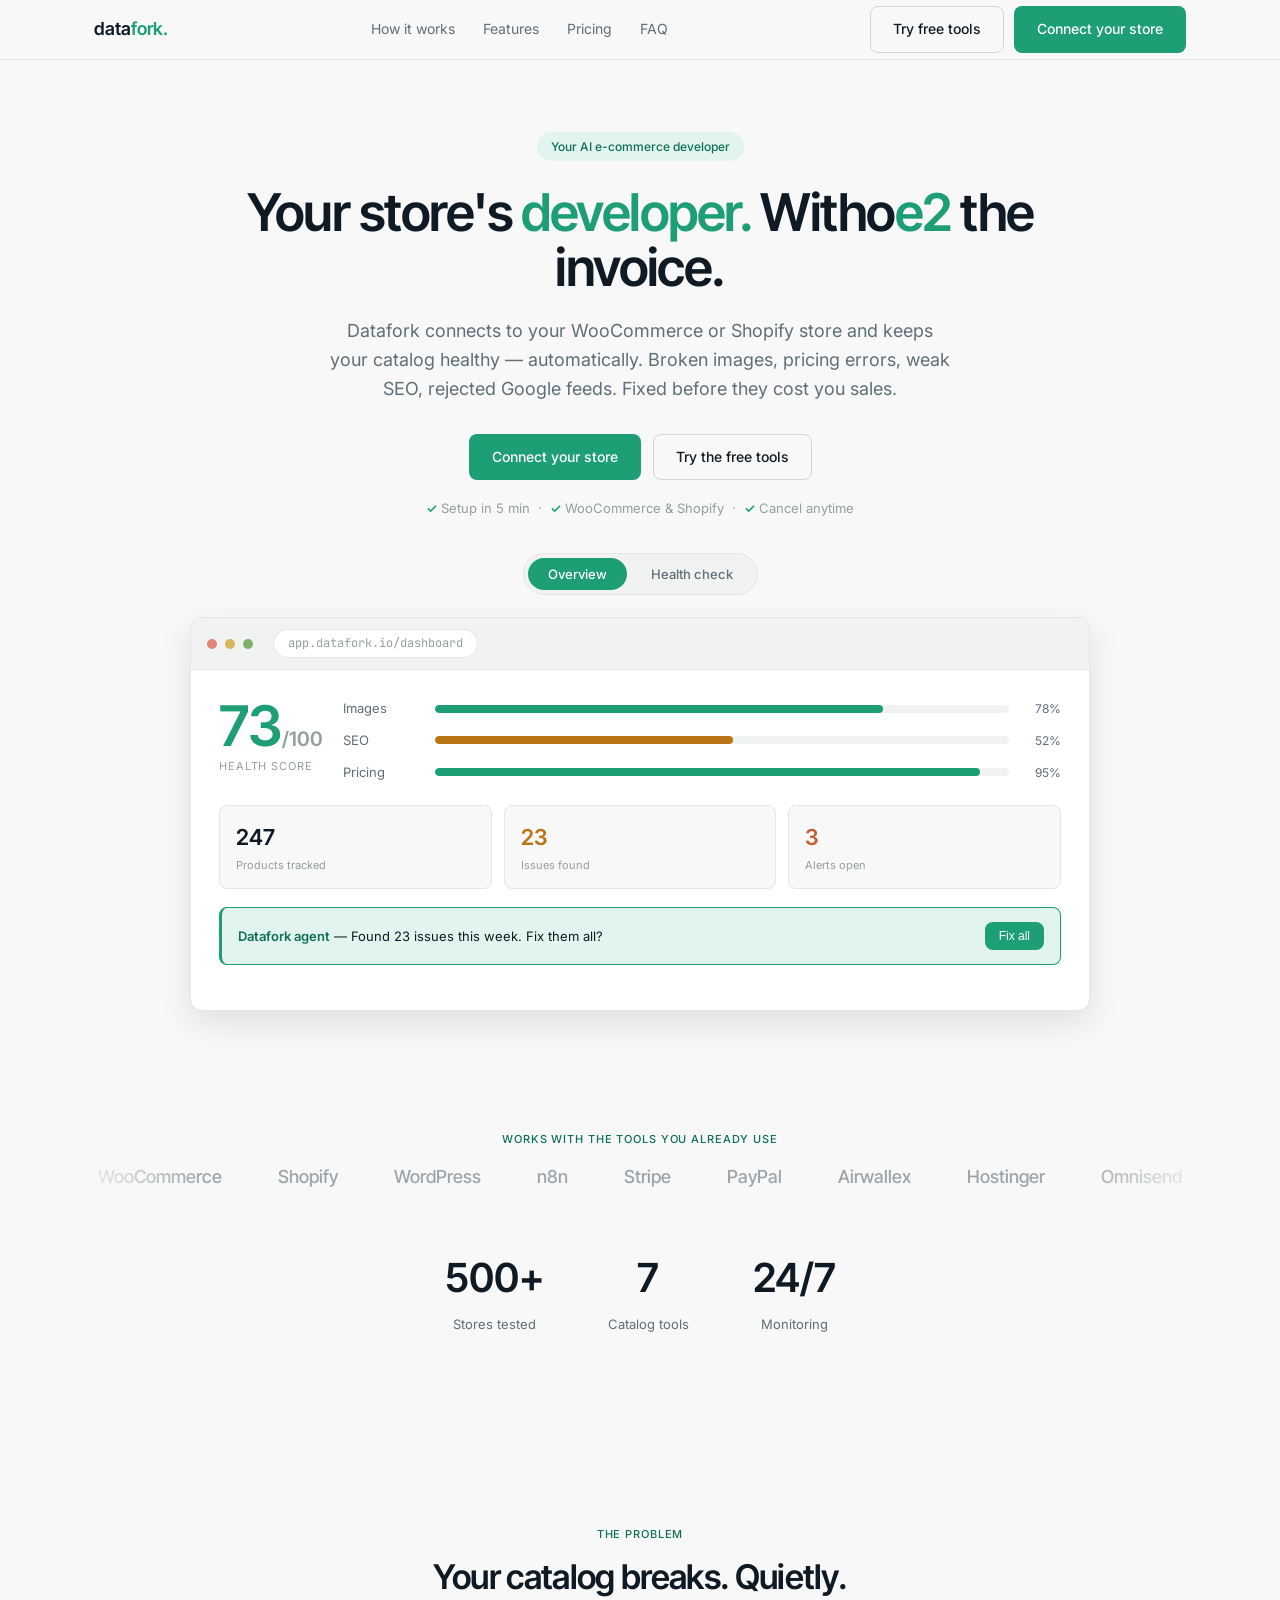
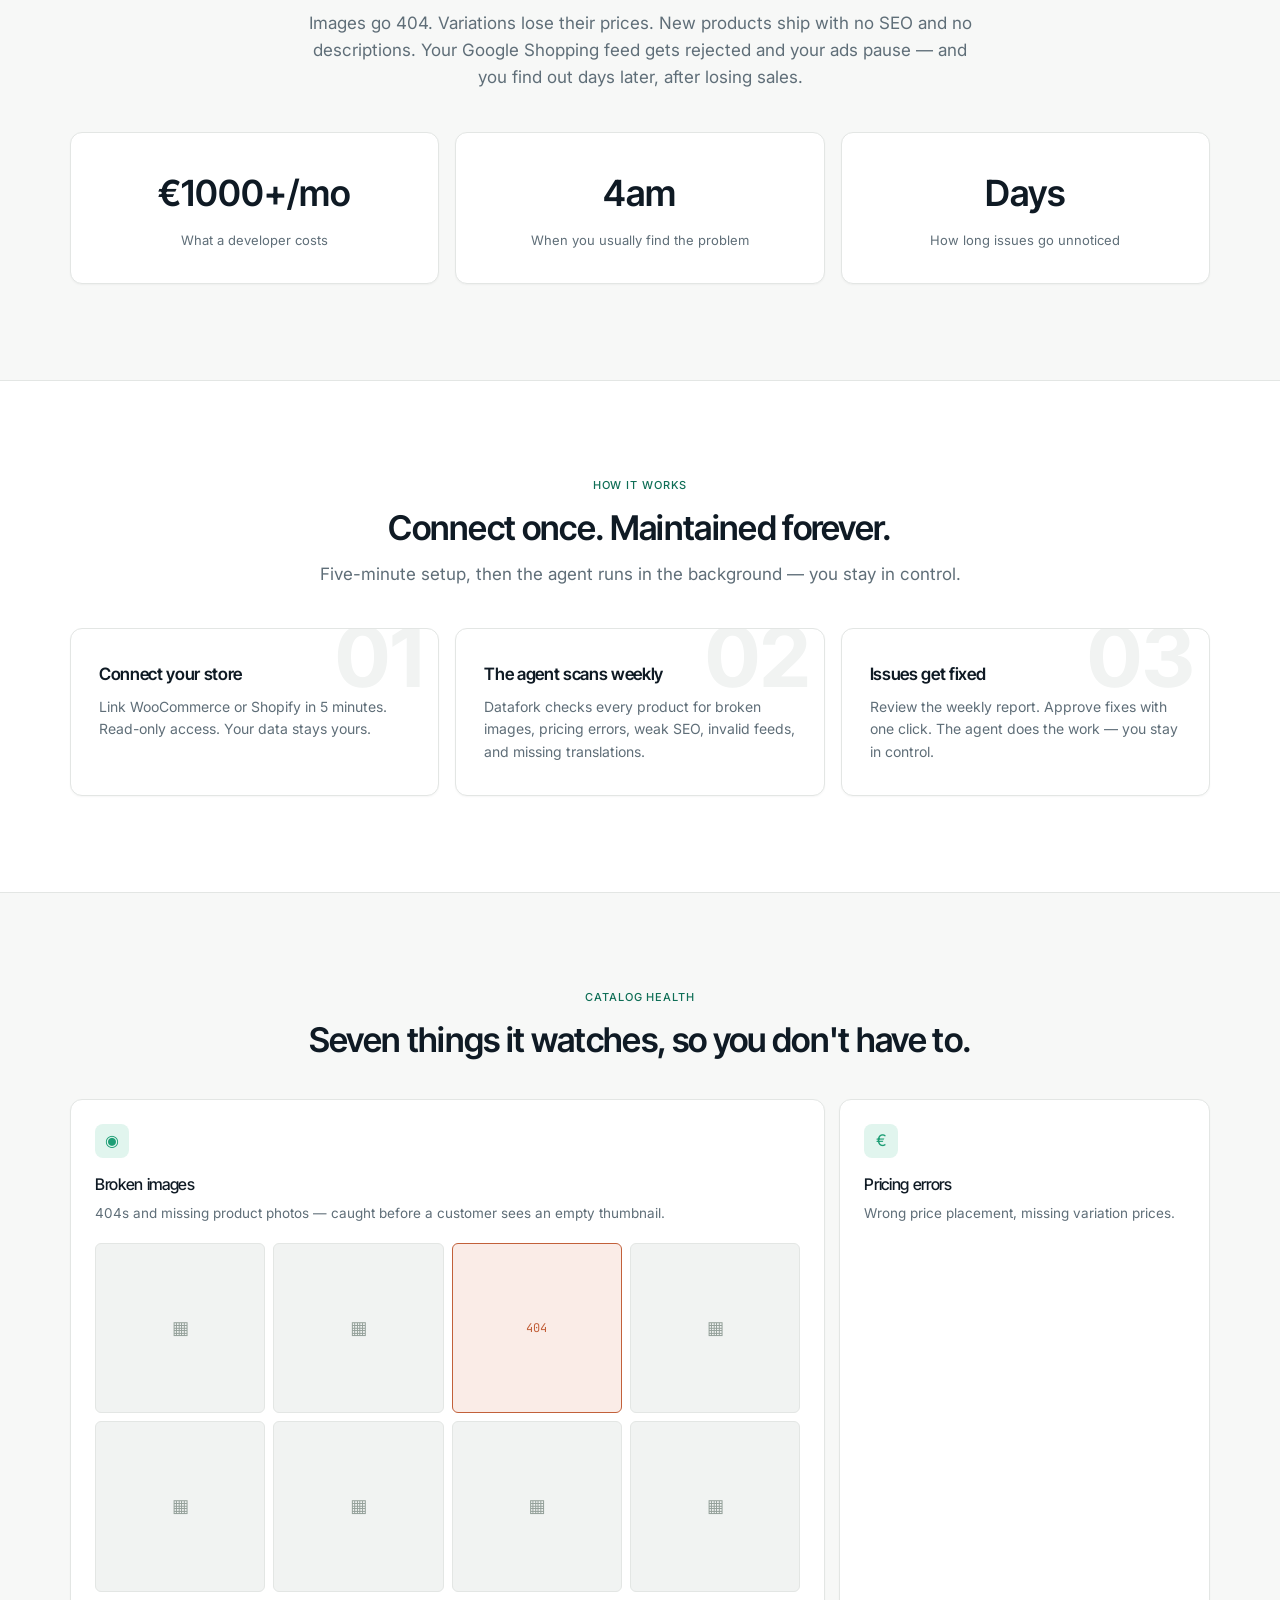
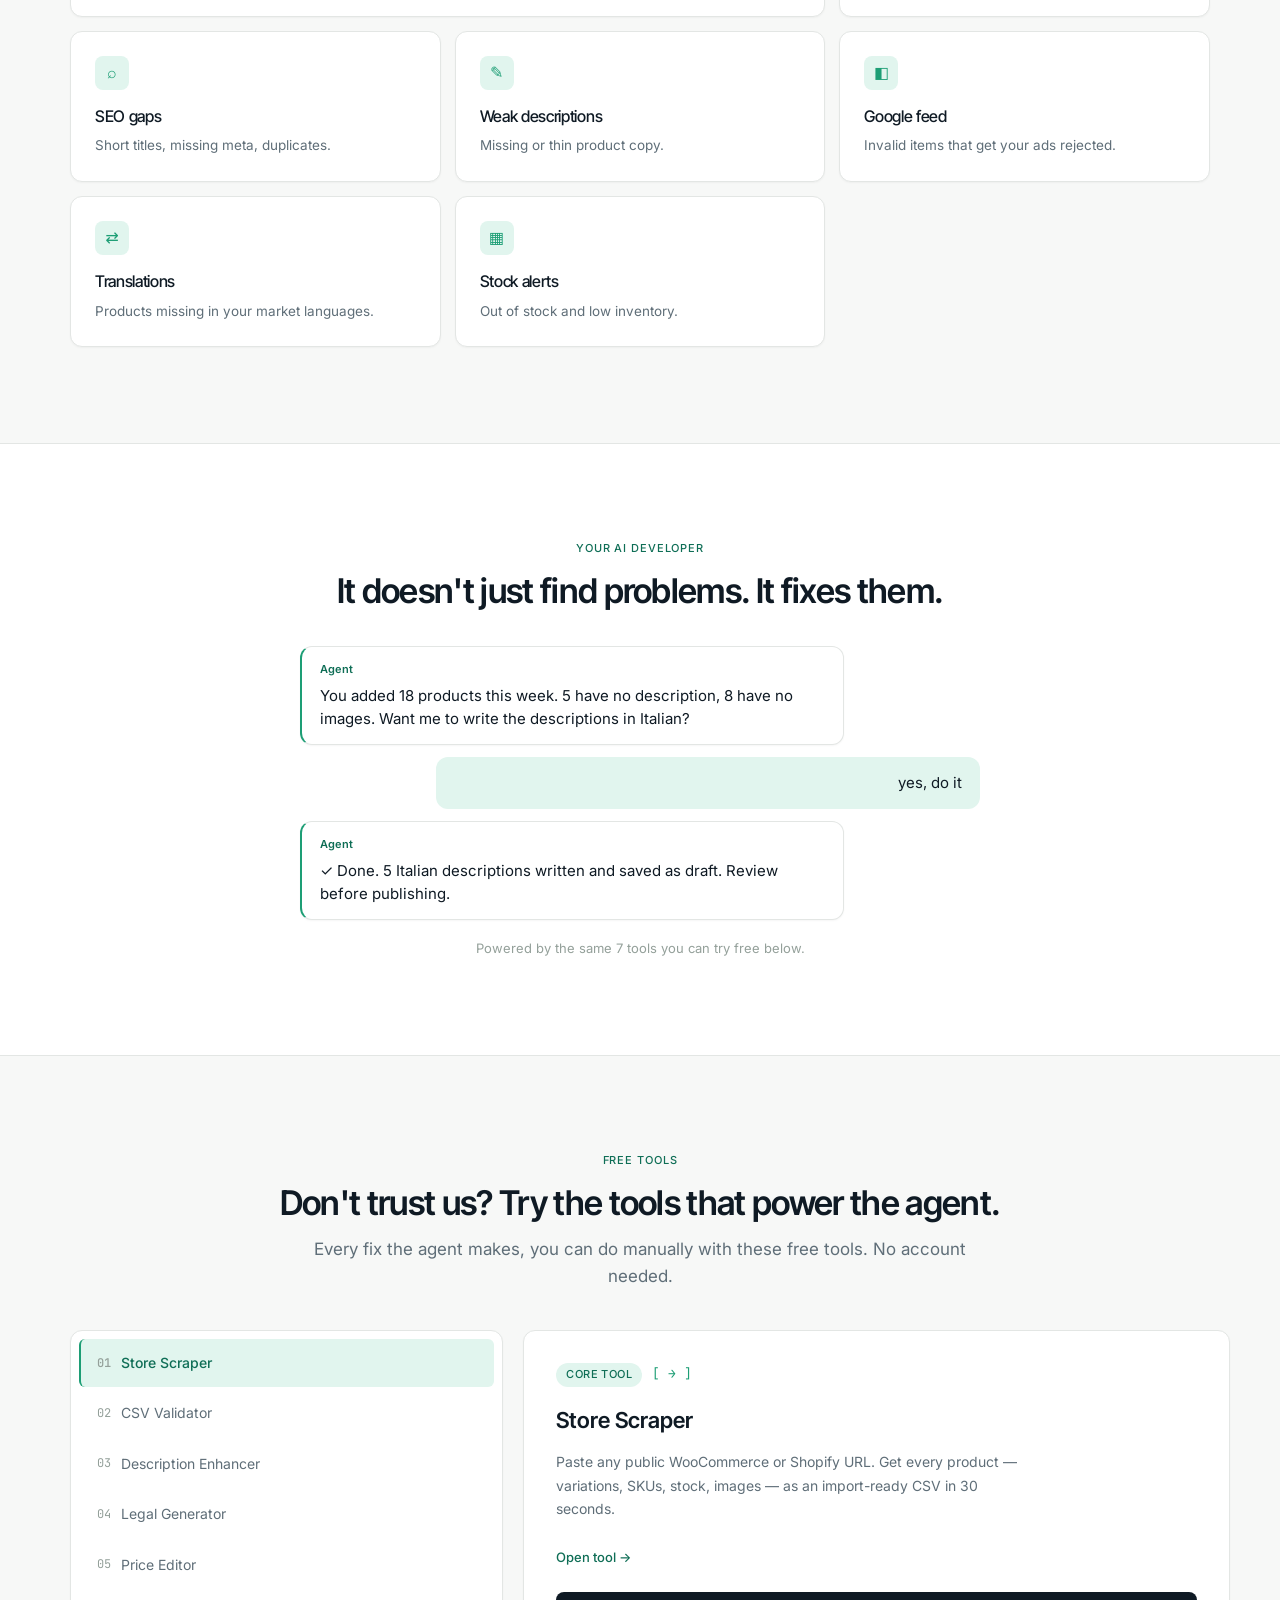
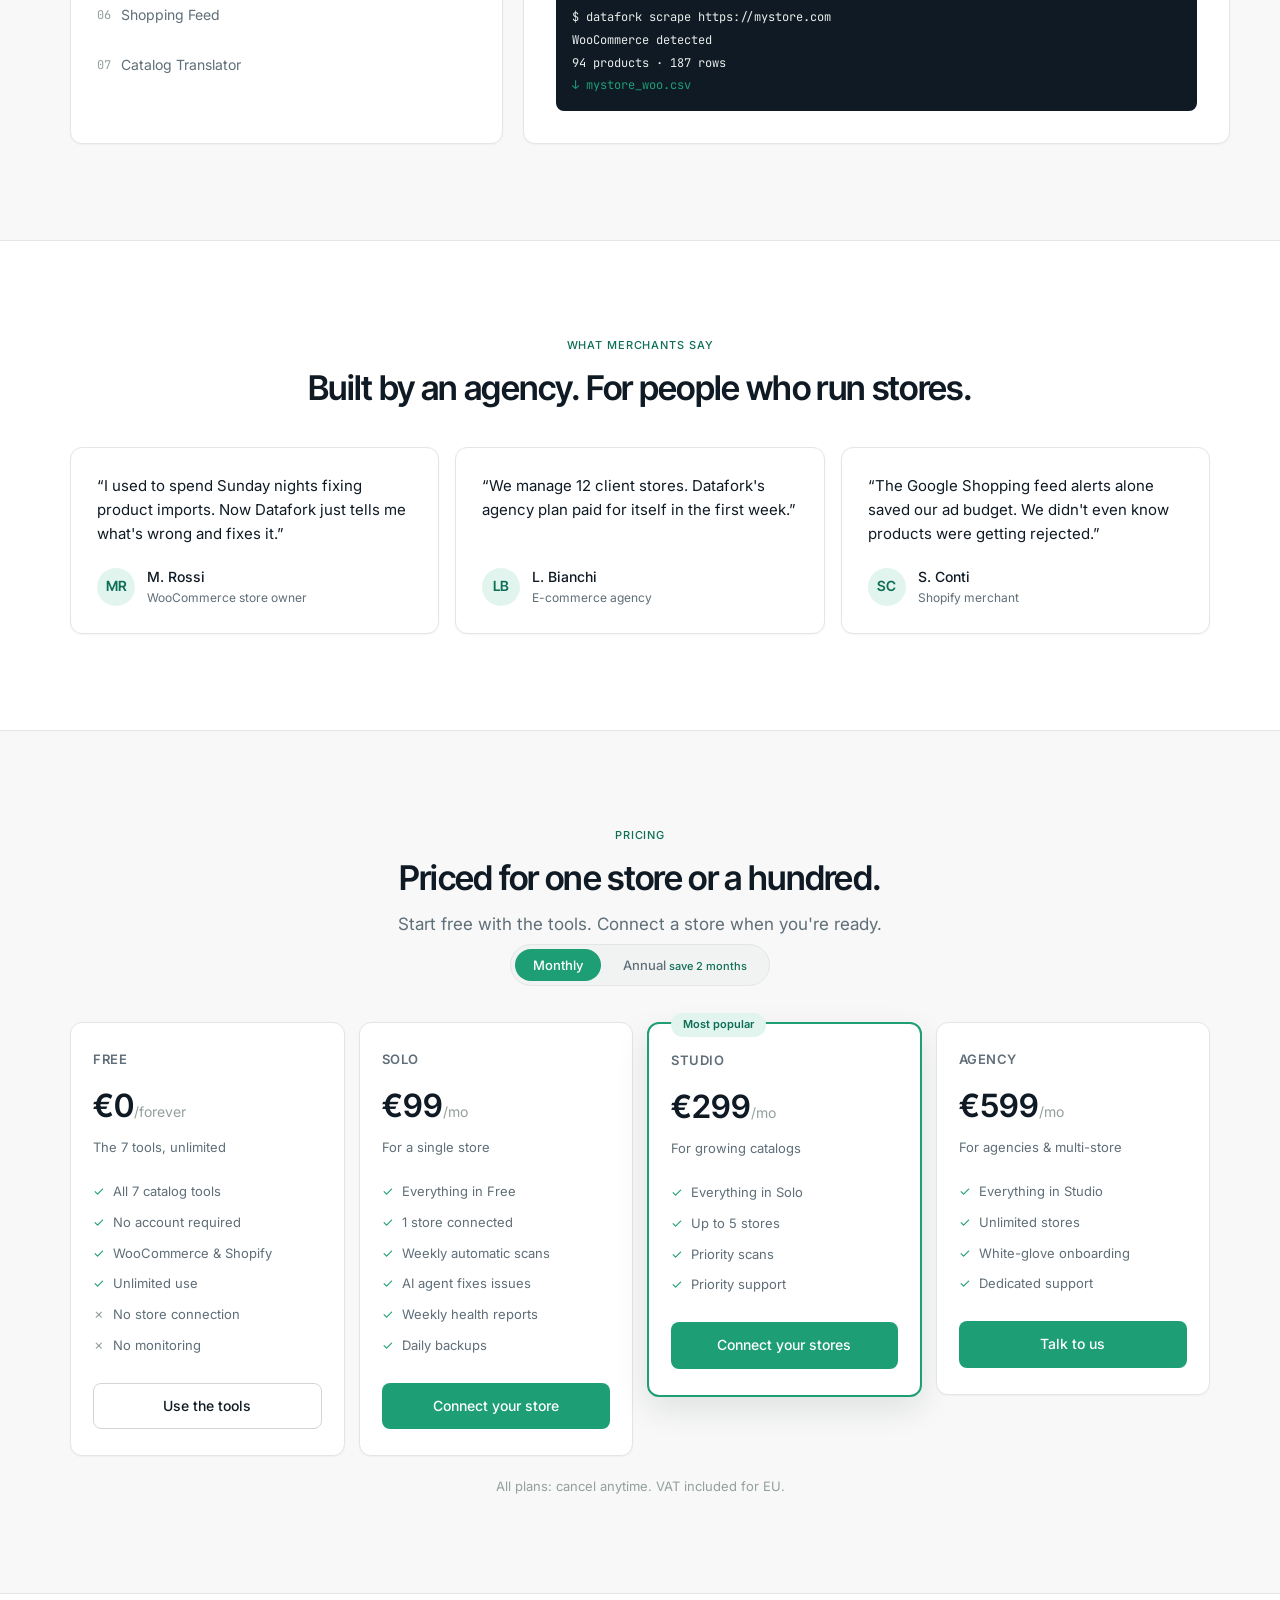
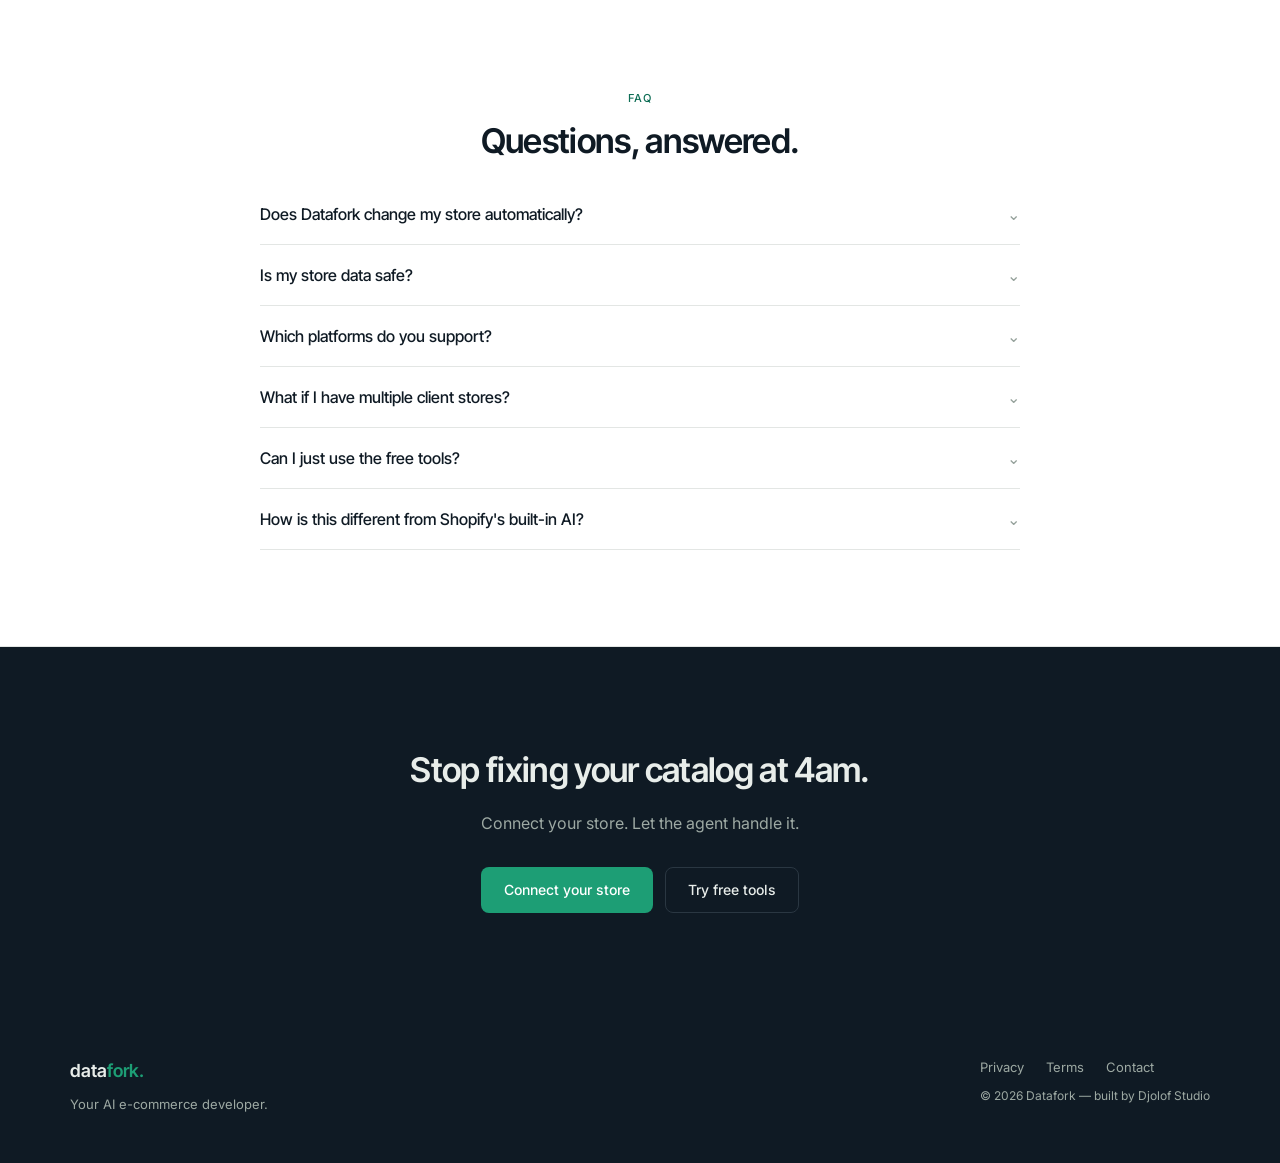
<file: index.html>
<!DOCTYPE html>
<html lang="en">
<head>
  <meta charset="UTF-8">
  <meta name="viewport" content="width=device-width, initial-scale=1.0">

  <title>Datafork — Your AI E-commerce Developer</title>
  <meta name="description" content="Datafork connects to your WooCommerce or Shopify store and maintains your catalog automatically — broken images, pricing errors, weak SEO, invalid Google feeds. The work of a €1000/mo developer, for €99.">
  <link rel="canonical" href="https://datafork.io">
  <meta property="og:title" content="Datafork — Your AI E-commerce Developer">
  <meta property="og:description" content="Your AI e-commerce developer. Catalog maintenance on autopilot. From €99/mo.">
  <meta property="og:type" content="website">
  <meta property="og:url" content="https://datafork.io">

  <link rel="preconnect" href="https://fonts.googleapis.com">
  <link rel="preconnect" href="https://fonts.gstatic.com" crossorigin>
  <link href="https://fonts.googleapis.com/css2?family=Inter+Tight:wght@400;500;600;700&family=Inter:wght@400;500&family=JetBrains+Mono:wght@400;500&display=swap" rel="stylesheet">

  <style>
    :root {
      --bg:#F7F8F7; --surface:#FFFFFF; --surface-2:#F1F3F2;
      --border:#E3E6E4; --border-2:#D2D6D3;
      --slate:#0F1A24; --slate-2:#1A2733; --slate-3:#2A3742;
      --on-slate:#E8EDEA; --on-slate-2:#9DA9A3;
      --text-1:#0F1A24; --text-2:#5F6E78; --text-3:#94A09A;
      --accent:#1D9E75; --accent-2:#178563;
      --accent-bg:#E1F5EE; --accent-text:#0F6E56;
      --success:#639922; --success-bg:#EAF3DE;
      --warning:#BA7517; --warning-bg:#FAEEDA;
      --danger:#C2603A; --danger-bg:#FAECE7;
      --radius:8px; --radius-lg:12px; --radius-sm:6px;
      --shadow-sm:0 1px 2px rgba(15,26,36,0.04);
      --shadow:0 2px 8px rgba(15,26,36,0.06);
      --shadow-lg:0 12px 32px rgba(15,26,36,0.10);
      --max-w:1140px;
    }
    * { box-sizing:border-box; margin:0; padding:0; }
    html { scroll-behavior:smooth; }
    body {
      background:var(--bg); color:var(--text-1);
      font-family:'Inter', system-ui, sans-serif; font-size:15px; line-height:1.6;
      -webkit-font-smoothing:antialiased; overflow-x:hidden;
    }
    a { color:inherit; text-decoration:none; }
    h1,h2,h3,h4 { font-family:'Inter Tight','Inter',sans-serif; font-weight:600; letter-spacing:-0.02em; color:var(--text-1); }
    .mono { font-family:'JetBrains Mono', monospace; }

    .wrap { max-width:var(--max-w); margin:0 auto; padding:0 24px; }
    .section { padding:96px 24px; }
    .section-inner { max-width:var(--max-w); margin:0 auto; }
    .center { text-align:center; }

    .eyebrow { font-size:11px; letter-spacing:0.08em; text-transform:uppercase; color:var(--accent-text); font-weight:500; margin-bottom:14px; }
    .h2 { font-size:34px; line-height:1.12; margin-bottom:14px; }
    .lead { font-size:17px; color:var(--text-2); max-width:680px; }
    .center .lead { margin-left:auto; margin-right:auto; }

    /* buttons */
    .btn { display:inline-flex; align-items:center; gap:8px; font-family:'Inter',sans-serif; font-weight:500;
      font-size:14px; padding:11px 22px; border-radius:var(--radius); border:1px solid transparent; cursor:pointer;
      transition:background 150ms ease, border-color 150ms ease, color 150ms ease; white-space:nowrap; }
    .btn-primary { background:var(--accent); color:#fff; }
    .btn-primary:hover { background:var(--accent-2); }
    .btn-ghost { background:transparent; color:var(--text-1); border:1px solid var(--border-2); }
    .btn-ghost:hover { background:var(--surface-2); }

    /* ── NAV ── */
    nav { position:sticky; top:0; z-index:100; height:60px; display:flex; align-items:center;
      background:rgba(247,248,247,0.85); backdrop-filter:blur(10px); border-bottom:1px solid var(--border); }
    .nav-inner { width:100%; max-width:var(--max-w); margin:0 auto; padding:0 24px; display:flex; align-items:center; justify-content:space-between; gap:20px; }
    .logo { font-family:'Inter Tight',sans-serif; font-weight:600; font-size:18px; }
    .logo .a { color:var(--accent); }
    .nav-mid { display:flex; gap:28px; }
    .nav-mid a { font-size:14px; color:var(--text-2); transition:color 150ms; }
    .nav-mid a:hover { color:var(--text-1); }
    .nav-right { display:flex; gap:10px; align-items:center; }

    /* ── HERO ── */
    .hero { padding:72px 24px 80px; text-align:center; }
    .pill { display:inline-block; background:var(--accent-bg); color:var(--accent-text); font-size:12px; font-weight:500;
      padding:5px 14px; border-radius:999px; margin-bottom:24px; }
    .hero h1 { font-size:52px; line-height:1.06; letter-spacing:-0.03em; max-width:840px; margin:0 auto 22px; }
    .hero h1 .ac { color:var(--accent); }
    .hero-sub { font-size:18px; color:var(--text-2); max-width:620px; margin:0 auto 30px; }
    .hero-cta { display:flex; gap:12px; justify-content:center; flex-wrap:wrap; margin-bottom:18px; }
    .trust { font-size:13px; color:var(--text-3); }
    .trust .ck { color:var(--accent); font-weight:600; }

    /* preview switch */
    .seg { display:inline-flex; background:var(--surface-2); border:1px solid var(--border); border-radius:999px; padding:4px; gap:4px; margin:34px 0 22px; }
    .seg button { font-family:'Inter',sans-serif; font-size:13px; font-weight:500; color:var(--text-2); background:transparent; border:none;
      padding:8px 20px; border-radius:999px; cursor:pointer; transition:background 150ms, color 150ms; }
    .seg button.active { background:var(--accent); color:#fff; }

    /* desktop browser mockup */
    .mock { max-width:900px; margin:0 auto; background:var(--surface); border:1px solid var(--border);
      border-radius:var(--radius-lg); box-shadow:var(--shadow-lg); overflow:hidden; }
    .mock-bar { display:flex; align-items:center; gap:8px; padding:11px 16px; background:var(--surface-2); border-bottom:1px solid var(--border); }
    .dot { width:10px; height:10px; border-radius:50%; }
    .dot.r{background:#E0867A;} .dot.y{background:#D9B65A;} .dot.g{background:#7FB069;}
    .mock-url { margin-left:12px; font-family:'JetBrains Mono',monospace; font-size:12px; color:var(--text-3);
      background:var(--surface); border:1px solid var(--border); border-radius:999px; padding:4px 14px; }
    .mock-body { padding:28px; text-align:left; position:relative; min-height:340px; }
    .mock-view { transition:opacity 200ms ease; }
    .mock-view.hide { display:none; }

    .mv-top { display:flex; justify-content:space-between; align-items:flex-start; margin-bottom:22px; gap:20px; flex-wrap:wrap; }
    .score { font-family:'Inter Tight',sans-serif; font-weight:600; font-size:56px; line-height:1; color:var(--accent); }
    .score small { font-size:20px; color:var(--text-3); }
    .score-lbl { font-size:11px; letter-spacing:0.08em; text-transform:uppercase; color:var(--text-3); margin-top:4px; }
    .bars { flex:1; min-width:260px; display:flex; flex-direction:column; gap:11px; }
    .bar-row { display:grid; grid-template-columns:80px 1fr 40px; align-items:center; gap:12px; }
    .bar-row .l { font-size:13px; color:var(--text-2); }
    .bar-row .p { font-size:12px; color:var(--text-2); text-align:right; }
    .track { height:8px; background:var(--surface-2); border-radius:999px; overflow:hidden; }
    .fill { display:block; height:100%; background:var(--accent); border-radius:999px; }
    .fill.warn { background:var(--warning); }
    .mv-metrics { display:grid; grid-template-columns:repeat(3,1fr); gap:12px; margin-bottom:18px; }
    .mvm { background:var(--bg); border:1px solid var(--border); border-radius:var(--radius); padding:14px 16px; }
    .mvm .n { font-family:'Inter Tight',sans-serif; font-weight:600; font-size:22px; }
    .mvm .k { font-size:11px; color:var(--text-3); margin-top:2px; }
    .mvm .n.warn{color:var(--warning);} .mvm .n.danger{color:var(--danger);}
    .mv-agent { background:var(--accent-bg); border:1px solid var(--accent); border-left:3px solid var(--accent);
      border-radius:var(--radius); padding:14px 16px; display:flex; justify-content:space-between; align-items:center; gap:12px; flex-wrap:wrap; }
    .mv-agent .t { font-size:13px; color:var(--text-1); }
    .mv-agent .t b { color:var(--accent-text); font-weight:600; }
    .mini-btn { background:var(--accent); color:#fff; font-size:12px; font-weight:500; padding:7px 14px; border:none; border-radius:var(--radius); cursor:pointer; }

    .hc-row { display:flex; align-items:center; gap:12px; padding:13px 4px; border-bottom:1px solid var(--border); }
    .hc-row:last-child { border-bottom:none; }
    .hc-ico { width:20px; text-align:center; font-weight:600; }
    .hc-ico.ok{color:var(--success);} .hc-ico.warn{color:var(--warning);} .hc-ico.bad{color:var(--danger);}
    .hc-name { flex:1; font-size:14px; color:var(--text-1); }
    .hc-cnt { font-size:12px; color:var(--text-3); }

    /* ── SOCIAL PROOF ── */
    .marquee { overflow:hidden; -webkit-mask-image:linear-gradient(90deg,transparent,#000 12%,#000 88%,transparent); mask-image:linear-gradient(90deg,transparent,#000 12%,#000 88%,transparent); }
    .marquee-track { display:flex; gap:0; width:max-content; animation:scrollx 38s linear infinite; }
    .marquee:hover .marquee-track { animation-play-state:paused; }
    @keyframes scrollx { from{transform:translateX(0);} to{transform:translateX(-50%);} }
    .mlogo { font-family:'Inter Tight',sans-serif; font-weight:500; font-size:18px; color:var(--text-2); opacity:0.6;
      padding:0 28px; white-space:nowrap; transition:opacity 150ms; }
    .mlogo:hover { opacity:1; }
    .stats { display:flex; justify-content:center; gap:64px; margin-top:54px; flex-wrap:wrap; }
    .stat { text-align:center; }
    .stat .num { font-family:'Inter Tight',sans-serif; font-weight:600; font-size:40px; color:var(--text-1); }
    .stat .lbl { font-size:13px; color:var(--text-2); margin-top:4px; }

    /* ── cards / grids ── */
    .grid3 { display:grid; grid-template-columns:repeat(3,1fr); gap:16px; }
    .card { background:var(--surface); border:1px solid var(--border); border-radius:var(--radius-lg); box-shadow:var(--shadow-sm); }

    .cost { padding:32px 28px; text-align:center; }
    .cost .big { font-family:'Inter Tight',sans-serif; font-weight:600; font-size:36px; color:var(--text-1); }
    .cost .sub { font-size:13px; color:var(--text-2); margin-top:8px; }

    /* steps */
    .steps { display:grid; grid-template-columns:repeat(3,1fr); gap:16px; }
    .step { position:relative; padding:32px 28px; overflow:hidden; }
    .step .wm { position:absolute; top:-14px; right:14px; font-family:'Inter Tight',sans-serif; font-weight:700; font-size:84px; color:var(--surface-2); line-height:1; z-index:0; }
    .step .in { position:relative; z-index:1; }
    .step h3 { font-size:17px; margin-bottom:8px; }
    .step p { font-size:14px; color:var(--text-2); }

    /* bento */
    .bento { display:grid; grid-template-columns:repeat(3,1fr); gap:14px; }
    .feat { background:var(--surface); border:1px solid var(--border); border-radius:var(--radius-lg); box-shadow:var(--shadow-sm);
      padding:24px; transition:transform 160ms ease, border-color 160ms ease, box-shadow 160ms ease; }
    .feat:hover { transform:translateY(-2px); border-color:var(--accent); box-shadow:var(--shadow); }
    .feat.large { grid-column:span 2; display:flex; flex-direction:column; }
    .feat .ic { width:34px; height:34px; display:flex; align-items:center; justify-content:center; border-radius:var(--radius);
      background:var(--accent-bg); color:var(--accent); font-size:16px; margin-bottom:14px; }
    .feat h3 { font-size:16px; font-weight:500; margin-bottom:6px; }
    .feat p { font-size:13.5px; color:var(--text-2); }
    .thumbs { display:grid; grid-template-columns:repeat(4,1fr); gap:8px; margin-top:18px; }
    .thumb { aspect-ratio:1; border-radius:var(--radius-sm); background:var(--surface-2); border:1px solid var(--border);
      display:flex; align-items:center; justify-content:center; color:var(--text-3); font-size:18px; }
    .thumb.bad { background:var(--danger-bg); border-color:var(--danger); color:var(--danger); font-family:'JetBrains Mono',monospace; font-size:12px; }

    /* agent chat */
    .chat { max-width:680px; margin:0 auto; }
    .cmsg { padding:14px 18px; border-radius:var(--radius-lg); max-width:80%; margin-bottom:12px; font-size:15px; line-height:1.55; }
    .cmsg.agent { background:var(--surface); border:1px solid var(--border); border-left:2px solid var(--accent); box-shadow:var(--shadow-sm); }
    .cmsg.agent .h { display:block; color:var(--accent-text); font-size:11px; font-weight:600; margin-bottom:6px; }
    .cmsg.user { background:var(--accent-bg); color:var(--text-1); margin-left:auto; text-align:right; }
    .chat-cap { text-align:center; color:var(--text-3); font-size:13px; margin-top:18px; }

    /* ── feature carousel (free tools) ── */
    .carousel { display:grid; grid-template-columns:38% 62%; gap:20px; align-items:stretch; }
    .carousel-list { display:flex; flex-direction:column; gap:2px; border:1px solid var(--border); border-radius:var(--radius-lg); padding:8px; background:var(--surface); box-shadow:var(--shadow-sm); }
    .carousel-item { font-size:14px; color:var(--text-2); padding:13px 16px; border-left:2px solid transparent; cursor:pointer;
      transition:all 150ms; display:flex; align-items:center; gap:10px; border-radius:var(--radius-sm); }
    .carousel-item:hover { color:var(--text-1); background:var(--surface-2); }
    .carousel-item.active { color:var(--accent-text); border-left:2px solid var(--accent); background:var(--accent-bg); font-weight:500; }
    .carousel-item .ci-num { color:var(--text-3); font-size:12px; font-family:'JetBrains Mono',monospace; }
    .carousel-card { background:var(--surface); border:1px solid var(--border); border-radius:var(--radius-lg); box-shadow:var(--shadow-sm);
      padding:32px; min-height:300px; opacity:1; transform:translateX(0); transition:opacity 200ms ease, transform 200ms ease; }
    .carousel-card.swap { opacity:0; transform:translateX(8px); }
    .cc-badges { display:flex; gap:10px; align-items:center; margin-bottom:16px; }
    .cc-badge { background:var(--accent-bg); color:var(--accent-text); font-size:11px; font-weight:500; letter-spacing:0.04em; padding:3px 10px; border-radius:999px; text-transform:uppercase; }
    .cc-ic { color:var(--accent); font-family:'JetBrains Mono',monospace; font-size:13px; }
    .cc-name { font-family:'Inter Tight',sans-serif; font-weight:600; font-size:22px; margin-bottom:12px; }
    .cc-desc { font-size:14px; color:var(--text-2); line-height:1.7; max-width:480px; margin-bottom:24px; }
    .cc-cta { color:var(--accent-text); font-size:13px; font-weight:500; display:inline-block; margin-bottom:24px; }
    .cc-term { background:var(--slate); border-radius:var(--radius); padding:14px 16px; font-family:'JetBrains Mono',monospace;
      font-size:12px; line-height:1.9; color:var(--on-slate); white-space:pre; overflow-x:auto; }
    .cc-term .ac { color:var(--accent); }

    /* testimonials */
    .tcard { padding:26px; display:flex; flex-direction:column; }
    .tcard .q { font-size:15px; color:var(--text-1); line-height:1.6; flex:1; }
    .tcard .who { display:flex; align-items:center; gap:12px; margin-top:20px; }
    .avatar { width:38px; height:38px; border-radius:50%; background:var(--accent-bg); color:var(--accent-text);
      display:flex; align-items:center; justify-content:center; font-family:'Inter Tight',sans-serif; font-weight:600; font-size:14px; }
    .tcard .nm { font-size:14px; font-weight:500; color:var(--text-1); }
    .tcard .ro { font-size:12px; color:var(--text-2); }

    /* pricing */
    .billing { display:inline-flex; background:var(--surface-2); border:1px solid var(--border); border-radius:999px; padding:4px; gap:4px; margin:6px 0 36px; }
    .billing button { font-family:'Inter',sans-serif; font-size:13px; font-weight:500; color:var(--text-2); background:transparent; border:none; padding:8px 18px; border-radius:999px; cursor:pointer; }
    .billing button.active { background:var(--accent); color:#fff; }
    .save { font-size:11px; color:var(--accent-text); }
    .billing button.active .save { color:#dff3ea; }
    .prices { display:grid; grid-template-columns:repeat(4,1fr); gap:14px; align-items:start; }
    .price { background:var(--surface); border:1px solid var(--border); border-radius:var(--radius-lg); box-shadow:var(--shadow-sm);
      padding:26px 22px; display:flex; flex-direction:column; position:relative; }
    .price.pop { border:2px solid var(--accent); box-shadow:var(--shadow-lg); }
    .pbadge { position:absolute; top:-11px; left:22px; background:var(--accent-bg); color:var(--accent-text); font-size:11px; font-weight:600; padding:3px 12px; border-radius:999px; }
    .ptier { font-size:13px; font-weight:600; letter-spacing:0.04em; text-transform:uppercase; color:var(--text-2); margin-bottom:10px; }
    .pamt { font-family:'Inter Tight',sans-serif; font-weight:600; font-size:32px; color:var(--text-1); }
    .pamt .per { font-family:'Inter',sans-serif; font-size:14px; font-weight:400; color:var(--text-3); }
    .ptag { font-size:13px; color:var(--text-2); margin:6px 0 18px; }
    .pfeat { list-style:none; margin-bottom:22px; flex:1; }
    .pfeat li { font-size:13px; color:var(--text-2); padding:5px 0; display:flex; gap:8px; }
    .pfeat li .y { color:var(--accent); } .pfeat li .n { color:var(--text-3); }
    .price .btn { width:100%; justify-content:center; }
    .pnote { text-align:center; color:var(--text-3); font-size:13px; margin-top:20px; }

    /* faq */
    .faq { max-width:760px; margin:0 auto; }
    .faq-item { border-bottom:1px solid var(--border); }
    .faq-q { width:100%; text-align:left; background:transparent; border:none; cursor:pointer; padding:20px 0;
      display:flex; justify-content:space-between; align-items:center; gap:16px; font-family:'Inter Tight',sans-serif; font-weight:500; font-size:16px; color:var(--text-1); }
    .faq-q .chev { color:var(--text-3); transition:transform 200ms ease; flex-shrink:0; }
    .faq-item.open .faq-q .chev { transform:rotate(180deg); }
    .faq-a { max-height:0; overflow:hidden; transition:max-height 240ms ease; }
    .faq-a p { padding:0 0 20px; font-size:14.5px; color:var(--text-2); line-height:1.6; max-width:680px; }

    /* final cta (slate) */
    .final { background:var(--slate); text-align:center; }
    .final h2 { color:var(--on-slate); font-size:34px; margin-bottom:14px; }
    .final p { color:var(--on-slate-2); font-size:16px; margin-bottom:30px; }
    .final .btn-ghost { color:var(--on-slate); border-color:var(--slate-3); }
    .final .btn-ghost:hover { background:var(--slate-2); }

    /* footer */
    footer { background:var(--slate); padding:48px 24px; }
    .foot-inner { max-width:var(--max-w); margin:0 auto; display:flex; justify-content:space-between; align-items:flex-start; gap:24px; flex-wrap:wrap; }
    .foot-logo { font-family:'Inter Tight',sans-serif; font-weight:600; font-size:18px; color:var(--on-slate); }
    .foot-logo .a { color:var(--accent); }
    .foot-tag { font-size:13px; color:var(--on-slate-2); margin-top:8px; }
    .foot-links { display:flex; gap:22px; margin-bottom:8px; }
    .foot-links a { font-size:13px; color:var(--on-slate-2); transition:color 150ms; }
    .foot-links a:hover { color:var(--on-slate); }
    .foot-copy { font-size:12px; color:var(--on-slate-2); }

    /* reveal */
    .reveal { opacity:0; transform:translateY(20px); transition:opacity 600ms ease var(--d,0ms), transform 600ms ease var(--d,0ms); }
    .reveal.in { opacity:1; transform:none; }

    /* responsive */
    @media (max-width:768px) {
      .section { padding:64px 20px; }
      .nav-mid { display:none; }
      .nav-right .btn-ghost { display:none; }
      .hero h1 { font-size:36px; }
      .hero-sub { font-size:16px; }
      .grid3, .steps, .mv-metrics, .prices { grid-template-columns:1fr; }
      .bento { grid-template-columns:1fr; }
      .feat.large { grid-column:span 1; }
      .carousel { grid-template-columns:1fr; }
      .stats { gap:36px; }
      .h2, .hero h1 { letter-spacing:-0.02em; }
    }
  </style>
</head>
<body>

  <!-- ═══ NAV ═══ -->
  <nav>
    <div class="nav-inner">
      <a href="#top" class="logo">data<span class="a">fork.</span></a>
      <div class="nav-mid">
        <a href="#how">How it works</a>
        <a href="#features">Features</a>
        <a href="#pricing">Pricing</a>
        <a href="#faq">FAQ</a>
      </div>
      <div class="nav-right">
        <a href="http://76.13.149.203:5050/" class="btn btn-ghost">Try free tools</a>
        <a href="http://76.13.149.203:5050/dashboard" class="btn btn-primary">Connect your store</a>
      </div>
    </div>
  </nav>

  <!-- ═══ SECTION 2: HERO + PREVIEW SWITCH ═══ -->
  <header class="hero" id="top">
    <span class="pill">Your AI e-commerce developer</span>
    <h1 class="hero-h1" aria-label="Your store's developer. Without the invoice.">Your store's <span class="ac">developer.</span> Without the invoice.</h1>
    <p class="hero-sub">Datafork connects to your WooCommerce or Shopify store and keeps your catalog healthy — automatically. Broken images, pricing errors, weak SEO, rejected Google feeds. Fixed before they cost you sales.</p>
    <div class="hero-cta">
      <a href="http://76.13.149.203:5050/dashboard" class="btn btn-primary">Connect your store</a>
      <a href="http://76.13.149.203:5050/" class="btn btn-ghost">Try the free tools</a>
    </div>
    <div class="trust"><span class="ck">✓</span> Setup in 5 min &nbsp;·&nbsp; <span class="ck">✓</span> WooCommerce &amp; Shopify &nbsp;·&nbsp; <span class="ck">✓</span> Cancel anytime</div>

    <div class="seg" id="preview-seg">
      <button class="active" data-view="overview">Overview</button>
      <button data-view="health">Health check</button>
    </div>

    <div class="mock">
      <div class="mock-bar">
        <span class="dot r"></span><span class="dot y"></span><span class="dot g"></span>
        <span class="mock-url">app.datafork.io/dashboard</span>
      </div>
      <div class="mock-body">
        <!-- OVERVIEW VIEW -->
        <div class="mock-view" id="view-overview">
          <div class="mv-top">
            <div>
              <div class="score">73<small>/100</small></div>
              <div class="score-lbl">Health score</div>
            </div>
            <div class="bars">
              <div class="bar-row"><span class="l">Images</span><span class="track"><span class="fill" style="width:78%"></span></span><span class="p">78%</span></div>
              <div class="bar-row"><span class="l">SEO</span><span class="track"><span class="fill warn" style="width:52%"></span></span><span class="p">52%</span></div>
              <div class="bar-row"><span class="l">Pricing</span><span class="track"><span class="fill" style="width:95%"></span></span><span class="p">95%</span></div>
            </div>
          </div>
          <div class="mv-metrics">
            <div class="mvm"><div class="n">247</div><div class="k">Products tracked</div></div>
            <div class="mvm"><div class="n warn">23</div><div class="k">Issues found</div></div>
            <div class="mvm"><div class="n danger">3</div><div class="k">Alerts open</div></div>
          </div>
          <div class="mv-agent">
            <span class="t"><b>Datafork agent</b> — Found 23 issues this week. Fix them all?</span>
            <button class="mini-btn">Fix all</button>
          </div>
        </div>
        <!-- HEALTH CHECK VIEW -->
        <div class="mock-view hide" id="view-health">
          <div class="hc-row"><span class="hc-ico warn">⚠</span><span class="hc-name">Images</span><span class="hc-cnt">12 issues · 78%</span></div>
          <div class="hc-row"><span class="hc-ico ok">✓</span><span class="hc-name">Pricing</span><span class="hc-cnt">2 issues · 95%</span></div>
          <div class="hc-row"><span class="hc-ico bad">✗</span><span class="hc-name">SEO</span><span class="hc-cnt">47 issues · 52%</span></div>
          <div class="hc-row"><span class="hc-ico warn">⚠</span><span class="hc-name">Descriptions</span><span class="hc-cnt">15 issues · 68%</span></div>
          <div class="hc-row"><span class="hc-ico ok">✓</span><span class="hc-name">Google feed</span><span class="hc-cnt">3 issues · 91%</span></div>
          <div class="hc-row"><span class="hc-ico ok">✓</span><span class="hc-name">Translations</span><span class="hc-cnt">0 issues · 100%</span></div>
        </div>
      </div>
    </div>
  </header>

  <!-- ═══ SECTION 3: SOCIAL PROOF ═══ -->
  <section class="section" style="padding-top:40px;">
    <div class="section-inner center">
      <p class="eyebrow">Works with the tools you already use</p>
      <div class="marquee">
        <div class="marquee-track" id="mtrack">
          <span class="mlogo">WooCommerce</span><span class="mlogo">Shopify</span><span class="mlogo">WordPress</span><span class="mlogo">n8n</span><span class="mlogo">Stripe</span><span class="mlogo">PayPal</span><span class="mlogo">Airwallex</span><span class="mlogo">Hostinger</span><span class="mlogo">Omnisend</span><span class="mlogo">Claude</span><span class="mlogo">ChatGPT</span><span class="mlogo">Figma</span>
          <span class="mlogo">WooCommerce</span><span class="mlogo">Shopify</span><span class="mlogo">WordPress</span><span class="mlogo">n8n</span><span class="mlogo">Stripe</span><span class="mlogo">PayPal</span><span class="mlogo">Airwallex</span><span class="mlogo">Hostinger</span><span class="mlogo">Omnisend</span><span class="mlogo">Claude</span><span class="mlogo">ChatGPT</span><span class="mlogo">Figma</span>
        </div>
      </div>
      <div class="stats">
        <div class="stat"><div class="num" data-count="500" data-suffix="+">0</div><div class="lbl">Stores tested</div></div>
        <div class="stat"><div class="num" data-count="7">0</div><div class="lbl">Catalog tools</div></div>
        <div class="stat"><div class="num">24/7</div><div class="lbl">Monitoring</div></div>
      </div>
    </div>
  </section>

  <!-- ═══ SECTION 4: THE PROBLEM ═══ -->
  <section class="section">
    <div class="section-inner center">
      <p class="eyebrow">The problem</p>
      <h2 class="h2 reveal">Your catalog breaks. Quietly.</h2>
      <p class="lead">Images go 404. Variations lose their prices. New products ship with no SEO and no descriptions. Your Google Shopping feed gets rejected and your ads pause — and you find out days later, after losing sales.</p>
      <div class="grid3" style="margin-top:40px;text-align:left;">
        <div class="card cost reveal"><div class="big">€1000+/mo</div><div class="sub">What a developer costs</div></div>
        <div class="card cost reveal"><div class="big">4am</div><div class="sub">When you usually find the problem</div></div>
        <div class="card cost reveal"><div class="big">Days</div><div class="sub">How long issues go unnoticed</div></div>
      </div>
    </div>
  </section>

  <!-- ═══ SECTION 5: HOW IT WORKS ═══ -->
  <section class="section" id="how" style="background:var(--surface);border-top:1px solid var(--border);border-bottom:1px solid var(--border);">
    <div class="section-inner center">
      <p class="eyebrow">How it works</p>
      <h2 class="h2 reveal">Connect once. Maintained forever.</h2>
      <p class="lead">Five-minute setup, then the agent runs in the background — you stay in control.</p>
      <div class="steps" style="margin-top:40px;text-align:left;">
        <div class="card step reveal"><span class="wm">01</span><div class="in"><h3>Connect your store</h3><p>Link WooCommerce or Shopify in 5 minutes. Read-only access. Your data stays yours.</p></div></div>
        <div class="card step reveal"><span class="wm">02</span><div class="in"><h3>The agent scans weekly</h3><p>Datafork checks every product for broken images, pricing errors, weak SEO, invalid feeds, and missing translations.</p></div></div>
        <div class="card step reveal"><span class="wm">03</span><div class="in"><h3>Issues get fixed</h3><p>Review the weekly report. Approve fixes with one click. The agent does the work — you stay in control.</p></div></div>
      </div>
    </div>
  </section>

  <!-- ═══ SECTION 6: FEATURES (bento) ═══ -->
  <section class="section" id="features">
    <div class="section-inner center">
      <p class="eyebrow">Catalog health</p>
      <h2 class="h2 reveal">Seven things it watches, so you don't have to.</h2>
      <div class="bento" style="margin-top:40px;text-align:left;">
        <div class="feat large reveal">
          <div class="ic">◉</div>
          <h3>Broken images</h3>
          <p>404s and missing product photos — caught before a customer sees an empty thumbnail.</p>
          <div class="thumbs">
            <div class="thumb">▦</div><div class="thumb">▦</div><div class="thumb bad">404</div><div class="thumb">▦</div>
            <div class="thumb">▦</div><div class="thumb">▦</div><div class="thumb">▦</div><div class="thumb">▦</div>
          </div>
        </div>
        <div class="feat reveal"><div class="ic">€</div><h3>Pricing errors</h3><p>Wrong price placement, missing variation prices.</p></div>
        <div class="feat reveal"><div class="ic">⌕</div><h3>SEO gaps</h3><p>Short titles, missing meta, duplicates.</p></div>
        <div class="feat reveal"><div class="ic">✎</div><h3>Weak descriptions</h3><p>Missing or thin product copy.</p></div>
        <div class="feat reveal"><div class="ic">◧</div><h3>Google feed</h3><p>Invalid items that get your ads rejected.</p></div>
        <div class="feat reveal"><div class="ic">⇄</div><h3>Translations</h3><p>Products missing in your market languages.</p></div>
        <div class="feat reveal"><div class="ic">▦</div><h3>Stock alerts</h3><p>Out of stock and low inventory.</p></div>
      </div>
    </div>
  </section>

  <!-- ═══ SECTION 7: THE AGENT ═══ -->
  <section class="section" style="background:var(--surface);border-top:1px solid var(--border);border-bottom:1px solid var(--border);">
    <div class="section-inner center">
      <p class="eyebrow">Your AI developer</p>
      <h2 class="h2 reveal">It doesn't just find problems. It fixes them.</h2>
      <div class="chat" style="margin-top:36px;text-align:left;">
        <div class="cmsg agent"><span class="h">Agent</span>You added 18 products this week. 5 have no description, 8 have no images. Want me to write the descriptions in Italian?</div>
        <div class="cmsg user">yes, do it</div>
        <div class="cmsg agent"><span class="h">Agent</span>✓ Done. 5 Italian descriptions written and saved as draft. Review before publishing.</div>
      </div>
      <p class="chat-cap">Powered by the same 7 tools you can try free below.</p>
    </div>
  </section>

  <!-- ═══ SECTION 8: FREE TOOLS (carousel) ═══ -->
  <section class="section" id="tools">
    <div class="section-inner center">
      <p class="eyebrow">Free tools</p>
      <h2 class="h2 reveal">Don't trust us? Try the tools that power the agent.</h2>
      <p class="lead">Every fix the agent makes, you can do manually with these free tools. No account needed.</p>
      <div style="margin-top:40px;text-align:left;">
        <div class="carousel" id="tool-carousel">
          <div class="carousel-list" id="carousel-list"></div>
          <div class="carousel-card" id="carousel-card"></div>
        </div>
      </div>
    </div>
  </section>

  <!-- ═══ SECTION 9: TESTIMONIALS ═══ -->
  <!-- SAMPLE testimonials — replace with real ones -->
  <section class="section" style="background:var(--surface);border-top:1px solid var(--border);border-bottom:1px solid var(--border);">
    <div class="section-inner center">
      <p class="eyebrow">What merchants say</p>
      <h2 class="h2 reveal">Built by an agency. For people who run stores.</h2>
      <div class="grid3" style="margin-top:40px;text-align:left;">
        <div class="card tcard reveal">
          <div class="q">“I used to spend Sunday nights fixing product imports. Now Datafork just tells me what's wrong and fixes it.”</div>
          <div class="who"><span class="avatar">MR</span><div><div class="nm">M. Rossi</div><div class="ro">WooCommerce store owner</div></div></div>
        </div>
        <div class="card tcard reveal">
          <div class="q">“We manage 12 client stores. Datafork's agency plan paid for itself in the first week.”</div>
          <div class="who"><span class="avatar">LB</span><div><div class="nm">L. Bianchi</div><div class="ro">E-commerce agency</div></div></div>
        </div>
        <div class="card tcard reveal">
          <div class="q">“The Google Shopping feed alerts alone saved our ad budget. We didn't even know products were getting rejected.”</div>
          <div class="who"><span class="avatar">SC</span><div><div class="nm">S. Conti</div><div class="ro">Shopify merchant</div></div></div>
        </div>
      </div>
    </div>
  </section>

  <!-- ═══ SECTION 10: PRICING ═══ -->
  <section class="section" id="pricing">
    <div class="section-inner center">
      <p class="eyebrow">Pricing</p>
      <h2 class="h2 reveal">Priced for one store or a hundred.</h2>
      <p class="lead">Start free with the tools. Connect a store when you're ready.</p>
      <div class="billing" id="billing">
        <button class="active" data-bill="m">Monthly</button>
        <button data-bill="a">Annual <span class="save">save 2 months</span></button>
      </div>
      <div class="prices" style="text-align:left;">
        <div class="price">
          <div class="ptier">Free</div>
          <div class="pamt"><span class="amt" data-m="€0" data-a="€0">€0</span><span class="per" data-m="/forever" data-a="/forever">/forever</span></div>
          <div class="ptag">The 7 tools, unlimited</div>
          <ul class="pfeat">
            <li><span class="y">✓</span> All 7 catalog tools</li>
            <li><span class="y">✓</span> No account required</li>
            <li><span class="y">✓</span> WooCommerce &amp; Shopify</li>
            <li><span class="y">✓</span> Unlimited use</li>
            <li><span class="n">✗</span> No store connection</li>
            <li><span class="n">✗</span> No monitoring</li>
          </ul>
          <a href="http://76.13.149.203:5050/" class="btn btn-ghost">Use the tools</a>
        </div>
        <div class="price">
          <div class="ptier">Solo</div>
          <div class="pamt"><span class="amt" data-m="€99" data-a="€990">€99</span><span class="per" data-m="/mo" data-a="/yr">/mo</span></div>
          <div class="ptag">For a single store</div>
          <ul class="pfeat">
            <li><span class="y">✓</span> Everything in Free</li>
            <li><span class="y">✓</span> 1 store connected</li>
            <li><span class="y">✓</span> Weekly automatic scans</li>
            <li><span class="y">✓</span> AI agent fixes issues</li>
            <li><span class="y">✓</span> Weekly health reports</li>
            <li><span class="y">✓</span> Daily backups</li>
          </ul>
          <a href="http://76.13.149.203:5050/dashboard" class="btn btn-primary">Connect your store</a>
        </div>
        <div class="price pop">
          <span class="pbadge">Most popular</span>
          <div class="ptier">Studio</div>
          <div class="pamt"><span class="amt" data-m="€299" data-a="€2990">€299</span><span class="per" data-m="/mo" data-a="/yr">/mo</span></div>
          <div class="ptag">For growing catalogs</div>
          <ul class="pfeat">
            <li><span class="y">✓</span> Everything in Solo</li>
            <li><span class="y">✓</span> Up to 5 stores</li>
            <li><span class="y">✓</span> Priority scans</li>
            <li><span class="y">✓</span> Priority support</li>
          </ul>
          <a href="http://76.13.149.203:5050/dashboard" class="btn btn-primary">Connect your stores</a>
        </div>
        <div class="price">
          <div class="ptier">Agency</div>
          <div class="pamt"><span class="amt" data-m="€599" data-a="€5990">€599</span><span class="per" data-m="/mo" data-a="/yr">/mo</span></div>
          <div class="ptag">For agencies &amp; multi-store</div>
          <ul class="pfeat">
            <li><span class="y">✓</span> Everything in Studio</li>
            <li><span class="y">✓</span> Unlimited stores</li>
            <li><span class="y">✓</span> White-glove onboarding</li>
            <li><span class="y">✓</span> Dedicated support</li>
          </ul>
          <a href="http://76.13.149.203:5050/dashboard" class="btn btn-primary">Talk to us</a>
        </div>
      </div>
      <p class="pnote">All plans: cancel anytime. VAT included for EU.</p>
    </div>
  </section>

  <!-- ═══ SECTION 11: FAQ ═══ -->
  <section class="section" id="faq" style="background:var(--surface);border-top:1px solid var(--border);border-bottom:1px solid var(--border);">
    <div class="section-inner center">
      <p class="eyebrow">FAQ</p>
      <h2 class="h2 reveal">Questions, answered.</h2>
    </div>
    <div class="faq" style="margin-top:24px;">
      <div class="faq-item"><button class="faq-q">Does Datafork change my store automatically?<span class="chev">⌄</span></button><div class="faq-a"><p>No. The agent proposes fixes and you approve them. Nothing changes without your click. You stay in control.</p></div></div>
      <div class="faq-item"><button class="faq-q">Is my store data safe?<span class="chev">⌄</span></button><div class="faq-a"><p>We connect read-only by default and never store your customer data. Catalog backups are encrypted. You can disconnect anytime.</p></div></div>
      <div class="faq-item"><button class="faq-q">Which platforms do you support?<span class="chev">⌄</span></button><div class="faq-a"><p>WooCommerce and Shopify today. More coming.</p></div></div>
      <div class="faq-item"><button class="faq-q">What if I have multiple client stores?<span class="chev">⌄</span></button><div class="faq-a"><p>The Studio and Agency plans are built for that — connect up to 5 or unlimited stores from one dashboard.</p></div></div>
      <div class="faq-item"><button class="faq-q">Can I just use the free tools?<span class="chev">⌄</span></button><div class="faq-a"><p>Yes. All 7 tools are free forever, no account needed. The paid plans add automatic monitoring and the AI agent.</p></div></div>
      <div class="faq-item"><button class="faq-q">How is this different from Shopify's built-in AI?<span class="chev">⌄</span></button><div class="faq-a"><p>Shopify's assistant helps you write copy. Datafork maintains your whole catalog — images, prices, SEO, feeds, translations — and works on WooCommerce too.</p></div></div>
    </div>
  </section>

  <!-- ═══ SECTION 12: FINAL CTA ═══ -->
  <section class="section final">
    <div class="section-inner">
      <h2>Stop fixing your catalog at 4am.</h2>
      <p>Connect your store. Let the agent handle it.</p>
      <div style="display:inline-flex;gap:12px;flex-wrap:wrap;justify-content:center;">
        <a href="http://76.13.149.203:5050/dashboard" class="btn btn-primary">Connect your store</a>
        <a href="http://76.13.149.203:5050/" class="btn btn-ghost">Try free tools</a>
      </div>
    </div>
  </section>

  <!-- ═══ FOOTER ═══ -->
  <footer>
    <div class="foot-inner">
      <div>
        <div class="foot-logo">data<span class="a">fork.</span></div>
        <div class="foot-tag">Your AI e-commerce developer.</div>
      </div>
      <div style="text-align:right;">
        <div class="foot-links"><a href="#">Privacy</a><a href="#">Terms</a><a href="#">Contact</a></div>
        <div class="foot-copy">© 2026 Datafork — built by Djolof Studio</div>
      </div>
    </div>
  </footer>

  <!-- ═══ JS ═══ -->
  <script>
  // ── Matrix H1 (fixed alphanumeric charset, teal, no symbol injection) ──
  function matrixText(element, options = {}) {
    const { initialDelay = 400, letterInterval = 70, matrixColor = '#1D9E75',
            chars = 'abcdefghijklmnopqrstuvwxyz0123456789' } = options;
    const data = [];
    element.childNodes.forEach(node => {
      if (node.nodeType === Node.TEXT_NODE) node.textContent.split('').forEach(ch => data.push({ ch, accent:false }));
      else if (node.nodeType === Node.ELEMENT_NODE) {
        const accent = node.classList.contains('ac');
        node.textContent.split('').forEach(ch => data.push({ ch, accent }));
      }
    });
    const esc = s => s.replace(/[&<>"]/g, c => ({ '&':'&amp;','<':'&lt;','>':'&gt;','"':'&quot;' }[c]));
    element.innerHTML = data.map(d => d.ch === ' '
      ? '<span> </span>'
      : `<span data-char="${esc(d.ch)}" data-accent="${d.accent ? 1 : 0}">${esc(d.ch)}</span>`).join('');
    const spans = element.querySelectorAll('span[data-char]');
    function animate(span, delay) {
      const orig = span.dataset.char, isAccent = span.dataset.accent === '1';
      const scrambles = /[a-z0-9]/i.test(orig) ? 5 : 0;   // only scramble letters/digits; punctuation/space resolve instantly
      setTimeout(() => {
        if (scrambles === 0) { span.style.color = isAccent ? 'var(--accent)' : ''; return; }
        let i = 0;
        const iv = setInterval(() => {
          span.textContent = chars[Math.floor(Math.random() * chars.length)];
          span.style.color = matrixColor;
          if (++i >= scrambles) {
            clearInterval(iv);
            span.textContent = orig;                       // always restore the real character
            span.style.color = isAccent ? 'var(--accent)' : '';
          }
        }, 45);
      }, delay);
    }
    function run() {
      spans.forEach((s, i) => animate(s, initialDelay + i * letterInterval));
      setTimeout(run, initialDelay + spans.length * letterInterval + 2600);
    }
    run();
  }
  document.addEventListener('DOMContentLoaded', () => {
    const h1 = document.querySelector('.hero-h1');
    if (h1) matrixText(h1);
  });

  // ── Hero preview switch ──
  (function () {
    const seg = document.getElementById('preview-seg');
    const views = { overview: document.getElementById('view-overview'), health: document.getElementById('view-health') };
    seg.querySelectorAll('button').forEach(b => b.addEventListener('click', () => {
      seg.querySelectorAll('button').forEach(x => x.classList.remove('active'));
      b.classList.add('active');
      const v = b.dataset.view;
      Object.keys(views).forEach(k => views[k].classList.toggle('hide', k !== v));
    }));
  })();

  // ── Count-up stats + reveal on scroll ──
  (function () {
    const io = new IntersectionObserver(entries => {
      entries.forEach(e => {
        if (!e.isIntersecting) return;
        e.target.classList.add('in');
        if (e.target.classList.contains('num') && e.target.dataset.count) {
          const target = +e.target.dataset.count, suf = e.target.dataset.suffix || '';
          const dur = 600; let start = null;
          const tick = ts => {
            if (!start) start = ts;
            const p = Math.min((ts - start) / dur, 1);
            e.target.textContent = Math.round(p * target) + suf;
            if (p < 1) requestAnimationFrame(tick);
          };
          requestAnimationFrame(tick);
        }
        io.unobserve(e.target);
      });
    }, { threshold: 0.2 });
    document.querySelectorAll('.reveal, .num[data-count]').forEach(el => io.observe(el));
  })();

  // ── Pricing monthly / annual toggle ──
  (function () {
    const bill = document.getElementById('billing');
    bill.querySelectorAll('button').forEach(b => b.addEventListener('click', () => {
      bill.querySelectorAll('button').forEach(x => x.classList.remove('active'));
      b.classList.add('active');
      const k = b.dataset.bill;
      document.querySelectorAll('.amt, .per').forEach(el => { if (el.dataset[k] !== undefined) el.textContent = el.dataset[k]; });
    }));
  })();

  // ── FAQ accordion (one open at a time) ──
  (function () {
    const items = document.querySelectorAll('.faq-item');
    items.forEach(it => it.querySelector('.faq-q').addEventListener('click', () => {
      const open = it.classList.contains('open');
      items.forEach(x => { x.classList.remove('open'); x.querySelector('.faq-a').style.maxHeight = null; });
      if (!open) { it.classList.add('open'); const a = it.querySelector('.faq-a'); a.style.maxHeight = a.scrollHeight + 'px'; }
    }));
  })();

  // ── Feature carousel (7 free tools) ──
  (function () {
    const TOOLS = [
      { badge:"Core tool", icon:"→", name:"Store Scraper",
        desc:"Paste any public WooCommerce or Shopify URL. Get every product — variations, SKUs, stock, images — as an import-ready CSV in 30 seconds.",
        cta:"Open tool", href:"http://76.13.149.203:5050/",
        terminal:["$ datafork scrape https://mystore.com","WooCommerce detected","94 products · 187 rows","↓ mystore_woo.csv"] },
      { badge:"Free", icon:"✓", name:"CSV Validator",
        desc:"Upload any WooCommerce or Shopify CSV before importing. Get a full error report — missing columns, duplicate SKUs, wrong price placement, encoding issues.",
        cta:"Validate a CSV", href:"http://76.13.149.203:5050/validator",
        terminal:["94 rows analyzed","2 errors found","Row 12: variation missing price","SKU 'shoe-001' duplicated x3"] },
      { badge:"AI-powered", icon:"AI", name:"Description Enhancer",
        desc:"Upload a product CSV. Choose language and tone. Get AI-rewritten descriptions — SEO-optimized, conversion-focused — for every product in bulk.",
        cta:"Enhance descriptions", href:"http://76.13.149.203:5050/enhancer",
        terminal:["Processing product 12 of 94…","Sneaker Classic → enhanced (IT)","Blue T-Shirt → enhanced (IT)","↓ enhanced_woo.csv"] },
      { badge:"AI-powered", icon:"§", name:"Legal Generator",
        desc:"Fill in your business details. Get 6 ready-to-publish legal documents — Privacy, T&Cs, Cookies, Returns, Shipping, Legal Notice — compliant with EU law, in 5 languages.",
        cta:"Generate legal pages", href:"http://76.13.149.203:5050/legal",
        terminal:["Generating: Privacy Policy (IT)…","Privacy Policy — 847 words","Terms & Conditions — 1,203 words","↓ legal_MyStore.txt"] },
      { badge:"Free", icon:"€", name:"Price Editor",
        desc:"Bulk-edit prices across your entire catalog. Stack percentage, fixed, set, and rounding operations with category and product-type filters.",
        cta:"Edit prices", href:"http://76.13.149.203:5050/price-editor",
        terminal:["Op 1: +15% on all products","Op 2: round to .99","94 prices updated","↓ price_edited.csv"] },
      { badge:"Free", icon:"◧", name:"Shopping Feed",
        desc:"Turn a WooCommerce or Shopify CSV into a Google Merchant Center TSV feed — required columns, shipping rules, and category mapping for 6 countries.",
        cta:"Build a feed", href:"http://76.13.149.203:5050/shopping-feed",
        terminal:["Platform: WooCommerce → GMC","Country: IT · Currency: EUR","87 products in feed","↓ shopping_feed_IT.tsv"] },
      { badge:"AI-powered", icon:"⇄", name:"Catalog Translator",
        desc:"Translate product names and descriptions in bulk between 5 languages. Variation rows inherit the translated parent name. WooCommerce & Shopify.",
        cta:"Translate catalog", href:"http://76.13.149.203:5050/translator",
        terminal:["IT → FR · 94 products","Sneaker Classic → Sneaker Classique","94/94 translated","↓ translated_fr_woo.csv"] },
    ];
    const list = document.getElementById('carousel-list');
    const card = document.getElementById('carousel-card');
    const root = document.getElementById('tool-carousel');
    if (!list || !card || !root) return;
    const esc = s => (s + '').replace(/[&<>"]/g, c => ({ '&':'&amp;','<':'&lt;','>':'&gt;','"':'&quot;' }[c]));
    let active = 0, timer = null;
    list.innerHTML = TOOLS.map((t, i) =>
      `<div class="carousel-item" data-i="${i}" role="button" tabindex="0"><span class="ci-num">0${i + 1}</span>${esc(t.name)}</div>`).join('');
    const items = list.querySelectorAll('.carousel-item');
    function render() {
      const t = TOOLS[active];
      const term = t.terminal.map((l, i) => i === t.terminal.length - 1 ? `<span class="ac">${esc(l)}</span>` : esc(l)).join('\n');
      card.style.transition = 'none'; card.classList.add('swap');
      card.innerHTML =
        `<div class="cc-badges"><span class="cc-badge">${esc(t.badge)}</span><span class="cc-ic">[ ${esc(t.icon)} ]</span></div>` +
        `<div class="cc-name">${esc(t.name)}</div>` +
        `<div class="cc-desc">${esc(t.desc)}</div>` +
        `<a class="cc-cta" href="${esc(t.href)}">${esc(t.cta)} →</a>` +
        `<div class="cc-term">${term}</div>`;
      void card.offsetWidth; card.style.transition = ''; card.classList.remove('swap');
      items.forEach((el, i) => el.classList.toggle('active', i === active));
    }
    function set(i) { active = (i + TOOLS.length) % TOOLS.length; render(); }
    function start() { stop(); timer = setInterval(() => set(active + 1), 4500); }
    function stop() { if (timer) clearInterval(timer); timer = null; }
    items.forEach(el => {
      el.addEventListener('click', () => { set(+el.dataset.i); start(); });
      el.addEventListener('keydown', e => { if (e.key === 'Enter' || e.key === ' ') { e.preventDefault(); set(+el.dataset.i); start(); } });
    });
    root.addEventListener('mouseenter', stop);
    root.addEventListener('mouseleave', start);
    render(); start();
  })();
  </script>
</body>
</html>
</file>
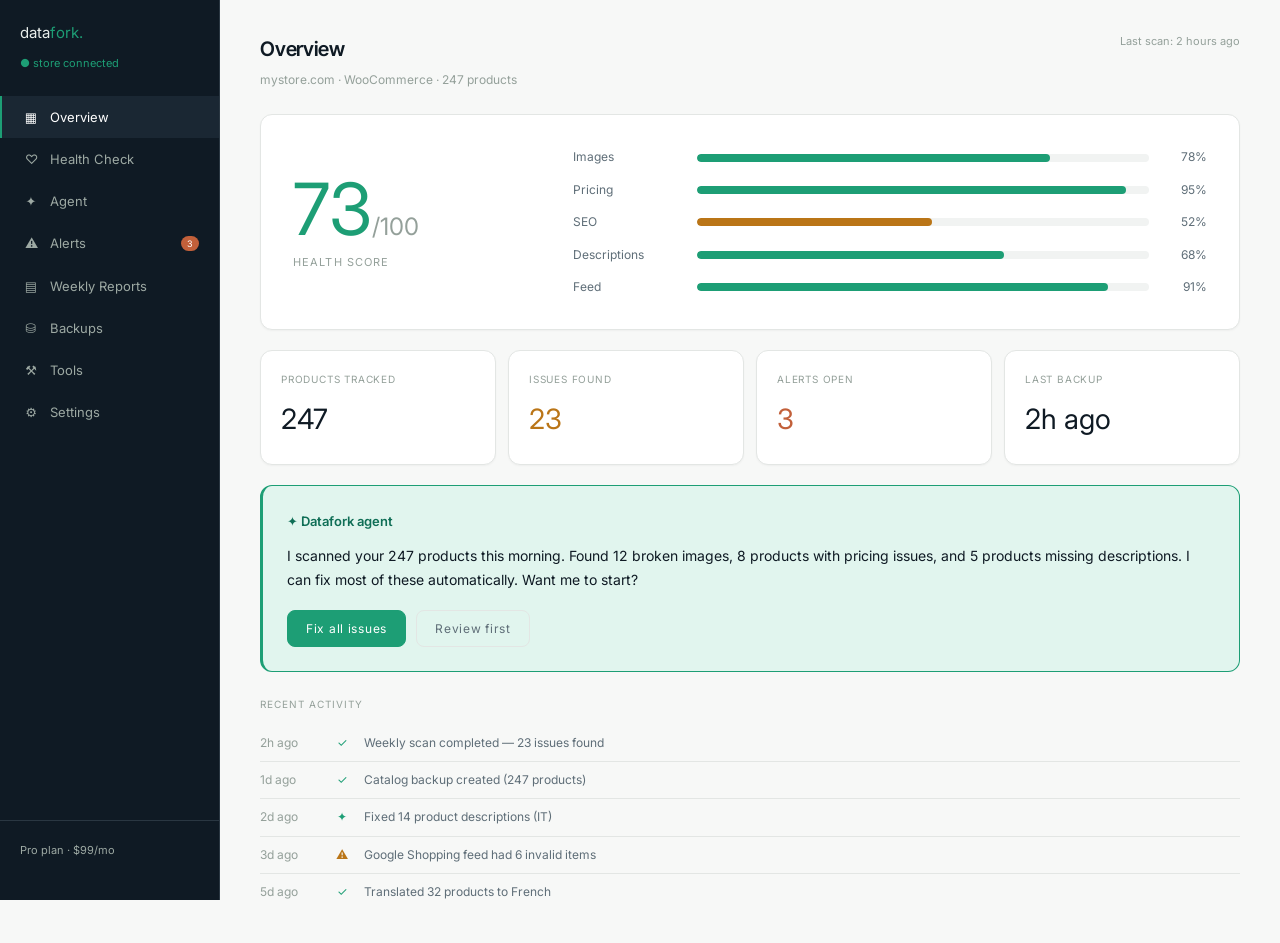
<file: templates/dashboard.html>
<!DOCTYPE html>
<html lang="en">
<head>
  <meta charset="UTF-8">
  <meta name="viewport" content="width=device-width, initial-scale=1.0">
  <title>Datafork — Dashboard</title>
  <link rel="preconnect" href="https://fonts.googleapis.com">
  <link rel="preconnect" href="https://fonts.gstatic.com" crossorigin>
  <link href="https://fonts.googleapis.com/css2?family=Inter+Tight:wght@400;500;600&family=Inter:wght@400;500&family=JetBrains+Mono:wght@400;500&display=swap" rel="stylesheet">
  <style>
    :root {
  --bg:#F7F8F7; --surface:#FFFFFF; --surface-2:#F1F3F2; --border:#E3E6E4; --border-2:#D2D6D3;
  --slate:#0F1A24; --slate-2:#1A2733; --slate-3:#2A3742; --on-slate:#E8EDEA; --on-slate-2:#9DA9A3;
  --text-1:#0F1A24; --text-2:#5F6E78; --text-3:#94A09A;
  --accent:#1D9E75; --accent-2:#178563; --accent-bg:#E1F5EE; --accent-text:#0F6E56;
  --success:#639922; --success-bg:#EAF3DE; --warning:#BA7517; --warning-bg:#FAEEDA;
  --danger:#C2603A; --danger-bg:#FAECE7;
  --radius:8px; --radius-lg:12px; --radius-sm:6px;
  --shadow-sm:0 1px 2px rgba(15,26,36,0.04); --shadow:0 2px 8px rgba(15,26,36,0.06); --shadow-lg:0 8px 24px rgba(15,26,36,0.08);
  /* compatibility aliases (old token names -> new system) */
  --border-h:#D2D6D3; --accent-dim:#178563; --accent-dark:#178563; --accent-light:#E1F5EE; --on-accent:#FFFFFF;
  --nav-bg:rgba(247,248,247,0.9); --row-alt:#F1F3F2; --dot:#E3E6E4;
  /* refined dark terminal output block (kept dark for code/output only) */
  --term-bg:#0F1A24; --term-green:#1D9E75; --term-chrome:#1A2733; --term-chrome-border:#2A3742;
  --term-text:#E8EDEA; --term-prompt:#9DA9A3; --term-muted:#9DA9A3; --term-tab:#9DA9A3;
  --tl-r:#E0867A; --tl-y:#D9B65A; --tl-g:#7FB069; --cta-sub:rgba(255,255,255,0.6);
}
    * { box-sizing:border-box; margin:0; padding:0; }
    body {
      background:var(--bg); color:var(--text-1);
      font-family:'Inter',system-ui,sans-serif;
      font-size:13px; line-height:1.7; -webkit-font-smoothing:antialiased;
    }
    a { color:inherit; text-decoration:none; }
    button { font-family:inherit; cursor:pointer; }

    /* ── SIDEBAR (slate) ── */
    .sidebar {
      position:fixed; top:0; left:0; width:220px; height:100vh;
      background:var(--slate); border-right:1px solid var(--slate-3);
      padding:20px 0; display:flex; flex-direction:column; z-index:10;
    }
    .sb-logo { font-size:15px; padding:0 20px; margin-bottom:8px; }
    .sb-status { color:var(--accent); font-size:11px; padding:0 20px; margin-bottom:24px; }
    .nav { display:flex; flex-direction:column; flex:1; }
    .nav-item {
      display:flex; align-items:center; gap:10px; padding:10px 20px;
      color:var(--on-slate-2); font-size:13px; border-left:2px solid transparent;
      transition:color .14s, background .14s, border-color .14s;
    }
    .nav-item:hover { color:var(--on-slate); }
    .nav-item.active { color:#fff; border-left:2px solid var(--accent); background:var(--slate-2); }
    .nav-item .ico { width:18px; text-align:center; color:inherit; }
    .nav-badge {
      margin-left:auto; background:var(--danger); color:#fff; font-size:9px;
      border-radius:999px; padding:1px 6px; line-height:1.5;
    }
    .sb-plan { color:var(--on-slate-2); font-size:11px; padding:20px; border-top:1px solid var(--slate-3); }

    /* ── MAIN ── */
    .main { margin-left:220px; padding:32px 40px; min-height:100vh; }
    .section { display:none; }
    .section.active { display:block; animation:fade .2s ease; }
    @keyframes fade { from{opacity:0; transform:translateY(6px);} to{opacity:1; transform:none;} }

    .topbar { display:flex; justify-content:space-between; align-items:flex-start; margin-bottom:24px; gap:16px; flex-wrap:wrap; }
    h1 { font-weight:400; font-size:20px; color:var(--text-1); margin-bottom:4px; }
    .subtitle { color:var(--text-3); font-size:12px; }
    .topbar-right { color:var(--text-3); font-size:11px; white-space:nowrap; }

    .eyebrow { color:var(--text-3); font-size:10px; letter-spacing:0.1em; text-transform:uppercase; margin-bottom:12px; }

    .card { background:var(--surface); border:1px solid var(--border); border-radius:var(--radius-lg); padding:24px; }

    /* health hero */
    .health-hero { display:grid; grid-template-columns:240px 1fr; gap:40px; padding:32px; margin-bottom:20px; align-items:center; }
    .hs-num { font-size:72px; line-height:1; color:var(--accent); }
    .hs-num small { font-size:24px; color:var(--text-3); }
    .hs-label { color:var(--text-3); font-size:11px; letter-spacing:0.1em; text-transform:uppercase; margin-top:8px; }
    .bars { display:flex; flex-direction:column; gap:12px; }
    .bar-row { display:grid; grid-template-columns:110px 1fr 44px; align-items:center; gap:14px; }
    .bar-lbl { color:var(--text-2); font-size:12px; }
    .bar-track { height:8px; background:var(--surface-2); border-radius:999px; overflow:hidden; }
    .bar-fill { display:block; height:100%; background:var(--accent); border-radius:999px; }
    .bar-fill.warn { background:var(--warning); }
    .bar-pct { color:var(--text-2); font-size:12px; text-align:right; }

    /* metric cards */
    .metrics { display:grid; grid-template-columns:repeat(4,1fr); gap:12px; margin-bottom:20px; }
    .metric { background:var(--surface); border:1px solid var(--border); border-radius:var(--radius-lg); padding:20px; }
    .metric .ml { color:var(--text-3); font-size:10px; text-transform:uppercase; letter-spacing:0.08em; margin-bottom:8px; }
    .metric .mv { font-size:28px; color:var(--text-1); }
    .mv.warn { color:var(--warning); }
    .mv.danger { color:var(--danger); }

    /* agent message card */
    .agent-card {
      background:var(--accent-bg); border:1px solid var(--accent);
      border-left:3px solid var(--accent); border-radius:var(--radius-lg);
      padding:24px; margin:20px 0;
    }
    .agent-head { color:var(--accent-text); font-size:13px; font-weight:600; margin-bottom:12px; }
    .agent-msg { color:var(--text-1); font-size:14px; line-height:1.7; margin-bottom:18px; }
    .btn-row { display:flex; gap:10px; flex-wrap:wrap; }

    /* buttons */
    .btn { font-size:12px; padding:10px 18px; border-radius:var(--radius); letter-spacing:0.06em; border:1px solid transparent; transition:background .14s, color .14s, border-color .14s; }
    .btn-primary { background:var(--accent); color:#fff; border-color:var(--accent); }
    .btn-primary:hover { background:var(--accent-dim); border-color:var(--accent-dim); }
    .btn-ghost { background:transparent; color:var(--text-2); border:1px solid var(--border); }
    .btn-ghost:hover { color:var(--text-1); border-color:var(--border-h); }
    .btn-sm { font-size:11px; padding:7px 14px; }

    /* activity */
    .activity { margin-top:24px; }
    .act-item { display:flex; gap:14px; padding:8px 0; border-bottom:1px solid var(--border); color:var(--text-2); font-size:12px; }
    .act-item:last-child { border-bottom:none; }
    .act-time { color:var(--text-3); width:60px; flex-shrink:0; }
    .act-ico { color:var(--accent); width:16px; text-align:center; flex-shrink:0; }
    .act-ico.warn { color:var(--warning); }

    /* health check */
    .hc-card { background:var(--surface); border:1px solid var(--border); border-radius:var(--radius-lg); padding:20px 24px; margin-bottom:12px; }
    .hc-head { display:flex; align-items:center; justify-content:space-between; gap:16px; margin-bottom:14px; flex-wrap:wrap; }
    .hc-title { font-size:13px; color:var(--text-1); }
    .hc-title .pct { color:var(--accent); }
    .hc-title .cnt { color:var(--text-3); font-size:11px; margin-left:8px; }
    .hc-list { list-style:none; display:flex; flex-direction:column; gap:6px; }
    .hc-list li { color:var(--text-2); font-size:12px; }
    .x { color:var(--danger); }
    .w { color:var(--warning); }
    .more { color:var(--text-3); font-size:11px; }

    /* chat */
    .chat-wrap { display:flex; flex-direction:column; height:calc(100vh - 160px); max-width:860px; }
    .chat-msgs { flex:1; overflow-y:auto; max-height:500px; padding:4px; margin-bottom:14px; }
    .msg { padding:14px 18px; border-radius:var(--radius-lg); max-width:75%; margin-bottom:12px; white-space:pre-line; }
    .msg.agent { background:var(--surface); border:1px solid var(--border); border-left:2px solid var(--accent); }
    .msg.agent .mh { color:var(--accent); font-size:10px; margin-bottom:6px; }
    .msg.agent .mt { color:var(--text-1); font-size:13px; }
    .msg.user { background:var(--surface-2); margin-left:auto; text-align:right; }
    .msg.user .mt { color:var(--text-2); font-size:13px; }
    .chat-input { display:flex; gap:10px; }
    .chat-input input {
      flex:1; background:var(--surface); border:1px solid var(--border); color:var(--text-1);
      font-family:inherit; font-size:13px; padding:12px 14px; border-radius:var(--radius); outline:none;
    }
    .chat-input input::placeholder { color:var(--text-3); }
    .chat-input input:focus { border-color:var(--accent); box-shadow:0 0 0 2px rgba(29,158,117,0.06); }

    /* alerts */
    .alert { border:1px solid var(--border); border-radius:var(--radius-lg); padding:18px 22px; margin-bottom:12px; }
    .alert.danger { border-left:3px solid var(--danger); background:var(--danger-bg); }
    .alert.warning { border-left:3px solid var(--warning); background:var(--warning-bg); }
    .alert-top { display:flex; align-items:center; gap:10px; margin-bottom:10px; }
    .alert-tag { font-size:10px; text-transform:uppercase; letter-spacing:0.08em; }
    .alert.danger .alert-tag { color:var(--danger); }
    .alert.warning .alert-tag { color:var(--warning); }
    .alert-time { margin-left:auto; color:var(--text-3); font-size:11px; }
    .alert-text { color:var(--text-1); font-size:13px; line-height:1.6; margin-bottom:14px; }

    /* report */
    .email { background:var(--surface); border:1px solid var(--border); border-radius:var(--radius-lg); overflow:hidden; max-width:680px; margin-bottom:24px; }
    .email-head { border-bottom:1px solid var(--border); padding:16px 22px; }
    .email-subj { color:var(--text-1); font-size:14px; margin-bottom:4px; }
    .email-date { color:var(--text-3); font-size:11px; }
    .email-body { padding:22px; color:var(--text-2); font-size:13px; line-height:1.9; white-space:pre-line; }
    .email-body .acc { color:var(--accent); }
    .email-body .dn { color:var(--danger); }
    .report-list { list-style:none; }
    .report-list li { padding:10px 0; border-bottom:1px solid var(--border); color:var(--text-2); font-size:12px; cursor:pointer; transition:color .14s; }
    .report-list li:hover { color:var(--accent); }

    /* backups */
    .table { width:100%; border-collapse:collapse; font-size:12px; margin:16px 0; }
    .table th { color:var(--text-3); font-size:10px; text-transform:uppercase; letter-spacing:0.08em; text-align:left; padding:8px 12px; border-bottom:1px solid var(--border); }
    .table td { color:var(--text-2); padding:10px 12px; border-bottom:1px solid var(--border); }
    .table td .ok { color:var(--accent); }
    .note { color:var(--text-3); font-size:11px; margin-top:12px; }

    /* tools + settings */
    .tools-grid { display:grid; grid-template-columns:repeat(auto-fill,minmax(260px,1fr)); gap:12px; }
    .tool { background:var(--surface); border:1px solid var(--border); border-radius:var(--radius-lg); padding:20px; transition:border-color .14s; }
    .tool:hover { border-color:var(--border-h); }
    .tool .ic { display:inline-block; color:var(--accent); background:var(--accent-bg); border:1px solid rgba(29,158,117,0.15); padding:4px 9px; border-radius:var(--radius); font-size:12px; margin-bottom:12px; }
    .tool h3 { font-weight:400; font-size:14px; color:var(--text-1); margin-bottom:8px; }
    .tool p { color:var(--text-2); font-size:12px; line-height:1.6; margin-bottom:14px; }
    .tool .open { color:var(--accent); font-size:11px; letter-spacing:0.08em; }

    .set-row { display:flex; align-items:center; justify-content:space-between; gap:16px; padding:16px 0; border-bottom:1px solid var(--border); flex-wrap:wrap; }
    .set-row .sk { color:var(--text-3); font-size:11px; text-transform:uppercase; letter-spacing:0.06em; }
    .set-row .sv { color:var(--text-1); font-size:13px; }
    .pill-row { display:flex; gap:8px; }
    .pill { font-size:11px; padding:6px 14px; border-radius:var(--radius); border:1px solid var(--border); background:transparent; color:var(--text-2); }
    .pill.active { background:var(--accent); color:#fff; border-color:var(--accent); }
    .toggle { width:40px; height:20px; border-radius:999px; background:var(--accent); position:relative; }
    .toggle::after { content:""; position:absolute; top:2px; right:2px; width:16px; height:16px; border-radius:50%; background:#fff; }

    .card, .metric, .hc-card, .email, .tool, .alert { box-shadow: var(--shadow-sm); }
    .mt20 { margin-top:20px; }
    @media (max-width:720px){
      .sidebar { width:64px; }
      .sb-logo, .sb-status, .sb-plan, .nav-item span.lbl { display:none; }
      .nav-item { justify-content:center; }
      .main { margin-left:64px; padding:24px 18px; }
      .health-hero, .metrics, .health-hero { grid-template-columns:1fr; }
      .metrics { grid-template-columns:1fr 1fr; }
    }
  
    /* ── Calm Confidence base ── */
    h1, h2, h3, h4, h5, .card-title, .done-title, .err-title, .cc-name,
    .legal-header h1, .hero h1, .hero-h1, .sec-head h2, .final-cta h2 {
      font-family: 'Inter Tight', 'Inter', sans-serif; font-weight: 600; letter-spacing: -0.01em;
    }
    .mono, code, .log, .bar, .cc-term, .dash-tab, .term-tab, .term-body, .price .amt {
      font-family: 'JetBrains Mono', monospace;
    }
  </style>
</head>
<body>

  <!-- ── SIDEBAR ── -->
  <aside class="sidebar">
    <div class="sb-logo"><span style="color:var(--on-slate)">data</span><span style="color:var(--accent)">fork.</span></div>
    <div class="sb-status">● store connected</div>
    <nav class="nav">
      <a class="nav-item active" data-section="overview"><span class="ico">▦</span><span class="lbl">Overview</span></a>
      <a class="nav-item" data-section="health"><span class="ico">♡</span><span class="lbl">Health Check</span></a>
      <a class="nav-item" data-section="agent"><span class="ico">✦</span><span class="lbl">Agent</span></a>
      <a class="nav-item" data-section="alerts"><span class="ico">⚠</span><span class="lbl">Alerts</span><span class="nav-badge">3</span></a>
      <a class="nav-item" data-section="reports"><span class="ico">▤</span><span class="lbl">Weekly Reports</span></a>
      <a class="nav-item" data-section="backups"><span class="ico">⛁</span><span class="lbl">Backups</span></a>
      <a class="nav-item" data-section="tools"><span class="ico">⚒</span><span class="lbl">Tools</span></a>
      <a class="nav-item" data-section="settings"><span class="ico">⚙</span><span class="lbl">Settings</span></a>
    </nav>
    <div class="sb-plan">Pro plan · $99/mo</div>
  </aside>

  <main class="main">

    <!-- ═══ SECTION 1 — OVERVIEW ═══ -->
    <section class="section active" id="sec-overview">
      <div class="topbar">
        <div>
          <h1>Overview</h1>
          <div class="subtitle">mystore.com · WooCommerce · 247 products</div>
        </div>
        <div class="topbar-right">Last scan: 2 hours ago</div>
      </div>

      <div class="card health-hero">
        <div>
          <div class="hs-num">73<small>/100</small></div>
          <div class="hs-label">Health Score</div>
        </div>
        <div class="bars">
          <div class="bar-row"><span class="bar-lbl">Images</span><span class="bar-track"><span class="bar-fill" style="width:78%"></span></span><span class="bar-pct">78%</span></div>
          <div class="bar-row"><span class="bar-lbl">Pricing</span><span class="bar-track"><span class="bar-fill" style="width:95%"></span></span><span class="bar-pct">95%</span></div>
          <div class="bar-row"><span class="bar-lbl">SEO</span><span class="bar-track"><span class="bar-fill warn" style="width:52%"></span></span><span class="bar-pct">52%</span></div>
          <div class="bar-row"><span class="bar-lbl">Descriptions</span><span class="bar-track"><span class="bar-fill" style="width:68%"></span></span><span class="bar-pct">68%</span></div>
          <div class="bar-row"><span class="bar-lbl">Feed</span><span class="bar-track"><span class="bar-fill" style="width:91%"></span></span><span class="bar-pct">91%</span></div>
        </div>
      </div>

      <div class="metrics">
        <div class="metric"><div class="ml">Products tracked</div><div class="mv">247</div></div>
        <div class="metric"><div class="ml">Issues found</div><div class="mv warn">23</div></div>
        <div class="metric"><div class="ml">Alerts open</div><div class="mv danger">3</div></div>
        <div class="metric"><div class="ml">Last backup</div><div class="mv">2h ago</div></div>
      </div>

      <div class="agent-card">
        <div class="agent-head">✦ Datafork agent</div>
        <div class="agent-msg">I scanned your 247 products this morning. Found 12 broken images, 8 products with pricing issues, and 5 products missing descriptions. I can fix most of these automatically. Want me to start?</div>
        <div class="btn-row">
          <button class="btn btn-primary">Fix all issues</button>
          <button class="btn btn-ghost">Review first</button>
        </div>
      </div>

      <div class="activity">
        <div class="eyebrow">Recent Activity</div>
        <div class="act-item"><span class="act-time">2h ago</span><span class="act-ico">✓</span><span>Weekly scan completed — 23 issues found</span></div>
        <div class="act-item"><span class="act-time">1d ago</span><span class="act-ico">✓</span><span>Catalog backup created (247 products)</span></div>
        <div class="act-item"><span class="act-time">2d ago</span><span class="act-ico">✦</span><span>Fixed 14 product descriptions (IT)</span></div>
        <div class="act-item"><span class="act-time">3d ago</span><span class="act-ico warn">⚠</span><span>Google Shopping feed had 6 invalid items</span></div>
        <div class="act-item"><span class="act-time">5d ago</span><span class="act-ico">✓</span><span>Translated 32 products to French</span></div>
      </div>
    </section>

    <!-- ═══ SECTION 2 — HEALTH CHECK ═══ -->
    <section class="section" id="sec-health">
      <div class="topbar"><div><h1>Health Check</h1><div class="subtitle">Full catalog scan · 247 products</div></div></div>

      <div class="hc-card">
        <div class="hc-head"><div class="hc-title">Images <span class="pct">78%</span><span class="cnt">12 issues</span></div><button class="btn btn-primary btn-sm">Fix these</button></div>
        <ul class="hc-list">
          <li><span class="x">✗</span> shoe-042 — image returns 404</li>
          <li><span class="x">✗</span> bag-018 — no image URL</li>
          <li><span class="w">⚠</span> tee-091 — image too small (320x240)</li>
          <li class="more">9 more...</li>
        </ul>
      </div>

      <div class="hc-card">
        <div class="hc-head"><div class="hc-title">Pricing <span class="pct">95%</span><span class="cnt">2 issues</span></div><button class="btn btn-primary btn-sm">Fix these</button></div>
        <ul class="hc-list">
          <li><span class="x">✗</span> shoe-001 — variable parent has price set</li>
          <li><span class="w">⚠</span> bag-033 — variation missing price</li>
        </ul>
      </div>

      <div class="hc-card">
        <div class="hc-head"><div class="hc-title">SEO <span class="pct">52%</span><span class="cnt">47 issues</span></div><button class="btn btn-primary btn-sm">Fix these</button></div>
        <ul class="hc-list">
          <li><span class="w">⚠</span> 23 products — title too short (&lt;30 chars)</li>
          <li><span class="w">⚠</span> 18 products — missing meta description</li>
          <li><span class="w">⚠</span> 6 products — duplicate titles</li>
        </ul>
      </div>

      <div class="hc-card">
        <div class="hc-head"><div class="hc-title">Descriptions <span class="pct">68%</span><span class="cnt">15 issues</span></div><button class="btn btn-primary btn-sm">Fix these</button></div>
        <ul class="hc-list">
          <li><span class="x">✗</span> 5 products — no description</li>
          <li><span class="w">⚠</span> 10 products — description under 50 words</li>
        </ul>
      </div>

      <div class="hc-card">
        <div class="hc-head"><div class="hc-title">Feed <span class="pct">91%</span><span class="cnt">3 issues</span></div><button class="btn btn-primary btn-sm">Fix these</button></div>
        <ul class="hc-list">
          <li><span class="x">✗</span> 3 products — missing GTIN for Google Shopping</li>
        </ul>
      </div>
    </section>

    <!-- ═══ SECTION 3 — AGENT ═══ -->
    <section class="section" id="sec-agent">
      <div class="topbar"><div><h1>Agent</h1><div class="subtitle">Your AI developer · always on</div></div></div>
      <div class="chat-wrap">
        <div class="chat-msgs" id="chat-msgs"></div>
        <div class="chat-input">
          <input type="text" id="chat-input" placeholder="Ask your agent..." autocomplete="off">
          <button class="btn btn-primary" id="chat-send">Send</button>
        </div>
      </div>
    </section>

    <!-- ═══ SECTION 4 — ALERTS ═══ -->
    <section class="section" id="sec-alerts">
      <div class="topbar"><div><h1>Alerts</h1><div class="subtitle">3 open</div></div></div>

      <div class="alert danger">
        <div class="alert-top"><span class="alert-tag">✗ Danger</span><span class="alert-time">2 hours ago</span></div>
        <div class="alert-text">Google Shopping feed rejected 6 products — missing GTIN. Your ads for these are paused.</div>
        <button class="btn btn-primary btn-sm">Fix feed</button>
      </div>
      <div class="alert warning">
        <div class="alert-top"><span class="alert-tag">⚠ Warning</span><span class="alert-time">5 hours ago</span></div>
        <div class="alert-text">12 product images are broken (404). Customers see empty thumbnails.</div>
        <button class="btn btn-ghost btn-sm">View products</button>
      </div>
      <div class="alert warning">
        <div class="alert-top"><span class="alert-tag">⚠ Warning</span><span class="alert-time">1 day ago</span></div>
        <div class="alert-text">Catalog grew 18 products but health score dropped 4 points. New products need attention.</div>
        <button class="btn btn-ghost btn-sm">Review</button>
      </div>
    </section>

    <!-- ═══ SECTION 5 — WEEKLY REPORTS ═══ -->
    <section class="section" id="sec-reports">
      <div class="topbar"><div><h1>Weekly Reports</h1></div></div>

      <div class="email">
        <div class="email-head">
          <div class="email-subj">Datafork Weekly — mystore.com health report</div>
          <div class="email-date">Monday, June 22, 2026</div>
        </div>
        <div class="email-body">Hi, here's your store health this week.

HEALTH SCORE: 73/100 (<span class="dn">▼ 4</span> from last week)

<span class="acc">✓ FIXED THIS WEEK</span>
- 14 product descriptions enhanced
- 32 products translated to French
- 1 catalog backup created

<span class="w">⚠ NEEDS ATTENTION</span>
- 12 broken product images
- 6 products rejected by Google Shopping
- 47 products with weak SEO

Datafork can fix most of these automatically. Open your dashboard to review.</div>
      </div>

      <div class="eyebrow">Past Reports</div>
      <ul class="report-list">
        <li>Jun 22, 2026 — 73/100</li>
        <li>Jun 15, 2026 — 77/100</li>
        <li>Jun 8, 2026 — 81/100</li>
      </ul>
    </section>

    <!-- ═══ SECTION 6 — BACKUPS ═══ -->
    <section class="section" id="sec-backups">
      <div class="topbar"><div><h1>Backups</h1><div class="subtitle">Your store, recoverable in under 1 hour</div></div></div>

      <div class="card">
        <div class="agent-head" style="margin-bottom:10px">Latest backup</div>
        <div class="subtitle" style="font-size:13px;color:var(--text-2);margin-bottom:18px">247 products · 2 hours ago · 4.2 MB</div>
        <div class="btn-row">
          <button class="btn btn-primary">Download backup</button>
          <button class="btn btn-ghost">Restore to store</button>
        </div>
      </div>

      <table class="table">
        <thead><tr><th>Date</th><th>Products</th><th>Size</th><th>Status</th></tr></thead>
        <tbody>
          <tr><td>Jun 25, 14:00</td><td>247</td><td>4.2 MB</td><td><span class="ok">✓ Complete</span></td></tr>
          <tr><td>Jun 24, 14:00</td><td>246</td><td>4.2 MB</td><td><span class="ok">✓ Complete</span></td></tr>
          <tr><td>Jun 23, 14:00</td><td>245</td><td>4.1 MB</td><td><span class="ok">✓ Complete</span></td></tr>
        </tbody>
      </table>
      <div class="note">Automatic daily backups. Restore your entire catalog in under 1 hour if anything breaks.</div>
    </section>

    <!-- ═══ SECTION 7 — TOOLS ═══ -->
    <section class="section" id="sec-tools">
      <div class="topbar"><div><h1>Tools</h1><div class="subtitle">The full Datafork toolkit</div></div></div>
      <div class="tools-grid">
        <div class="tool"><span class="ic">→</span><h3>Store Scraper</h3><p>Export any WooCommerce or Shopify store to an import-ready CSV.</p><a class="open" href="/">Open →</a></div>
        <div class="tool"><span class="ic">✓</span><h3>CSV Validator</h3><p>Catch missing columns, duplicate SKUs and bad prices before import.</p><a class="open" href="/validator">Open →</a></div>
        <div class="tool"><span class="ic">AI</span><h3>Description Enhancer</h3><p>AI-rewrite product descriptions in bulk, any language and tone.</p><a class="open" href="/enhancer">Open →</a></div>
        <div class="tool"><span class="ic">§</span><h3>Legal Generator</h3><p>Six EU-compliant legal documents in five languages.</p><a class="open" href="/legal">Open →</a></div>
        <div class="tool"><span class="ic">€</span><h3>Price Editor</h3><p>Bulk-edit prices with stacked percentage, fixed and rounding ops.</p><a class="open" href="/price-editor">Open →</a></div>
        <div class="tool"><span class="ic">⌘</span><h3>Shopping Feed</h3><p>Generate a Google Merchant Center TSV feed for 6 countries.</p><a class="open" href="/shopping-feed">Open →</a></div>
        <div class="tool"><span class="ic">⇄</span><h3>Catalog Translator</h3><p>Translate names and descriptions in bulk between 5 languages.</p><a class="open" href="/translator">Open →</a></div>
      </div>
    </section>

    <!-- ═══ SECTION 8 — SETTINGS ═══ -->
    <section class="section" id="sec-settings">
      <div class="topbar"><div><h1>Settings</h1></div></div>
      <div class="card" style="max-width:680px">
        <div class="set-row">
          <div><div class="sk">Store connection</div><div class="sv">mystore.com — WooCommerce — <span style="color:var(--accent)">✓ Connected</span></div></div>
          <button class="btn btn-ghost btn-sm">Disconnect</button>
        </div>
        <div class="set-row">
          <div class="sk">Scan frequency</div>
          <div class="pill-row"><span class="pill">Daily</span><span class="pill active">Weekly ✓</span><span class="pill">Manual</span></div>
        </div>
        <div class="set-row">
          <div class="sk">Email reports</div>
          <div class="toggle" title="ON"></div>
        </div>
        <div class="set-row" style="border-bottom:none">
          <div><div class="sk">Plan</div><div class="sv">PRO — $99/mo</div></div>
          <button class="btn btn-ghost btn-sm">Manage billing</button>
        </div>
      </div>
    </section>

  </main>

  <script>
    // ── Sidebar section switching ──
    const items = document.querySelectorAll('.nav-item');
    function showSection(id) {
      document.querySelectorAll('.section').forEach(s => s.classList.toggle('active', s.id === 'sec-' + id));
      items.forEach(n => n.classList.toggle('active', n.dataset.section === id));
      window.scrollTo(0, 0);
    }
    items.forEach(it => it.addEventListener('click', () => showSection(it.dataset.section)));

    // ── Agent chat (mock) ──
    const CHAT = [
      { who:'agent', text:"Good morning. Your store health is 73/100. Down 4 points from last week — mostly from new products added without descriptions. Want a breakdown?" },
      { who:'user', text:"yes show me" },
      { who:'agent', text:"You added 18 products in the last 7 days. 5 have no description, 8 have no images, and none have Google Shopping fields. I can fix the descriptions with AI and flag the missing images for you. Should I proceed?" },
      { who:'user', text:"fix the descriptions in italian" },
      { who:'agent', text:"On it. Generating Italian descriptions for 5 products using your store's tone...\n✓ Done. 5 descriptions written and saved as draft. Review them in the Tools → Description Enhancer tab before publishing. Anything else?" },
    ];
    const msgs = document.getElementById('chat-msgs');
    const esc = s => (s + '').replace(/[&<>]/g, c => ({ '&':'&amp;','<':'&lt;','>':'&gt;' }[c]));

    function appendMsg(m) {
      const div = document.createElement('div');
      div.className = 'msg ' + m.who;
      div.innerHTML = (m.who === 'agent' ? '<div class="mh">Agent</div>' : '') +
        '<div class="mt">' + esc(m.text) + '</div>';
      msgs.appendChild(div);
      msgs.scrollTop = msgs.scrollHeight;
    }
    CHAT.forEach(appendMsg);

    const input = document.getElementById('chat-input');
    function send() {
      const v = input.value.trim();
      if (!v) return;
      appendMsg({ who:'user', text:v });
      input.value = '';
      setTimeout(() => appendMsg({
        who:'agent',
        text:"Got it — I'm on it. I'll scan the affected products and apply the fix, then save the changes as a draft for your review. (demo response)"
      }), 600);
    }
    document.getElementById('chat-send').addEventListener('click', send);
    input.addEventListener('keydown', e => { if (e.key === 'Enter') send(); });
  </script>
</body>
</html>
</file>
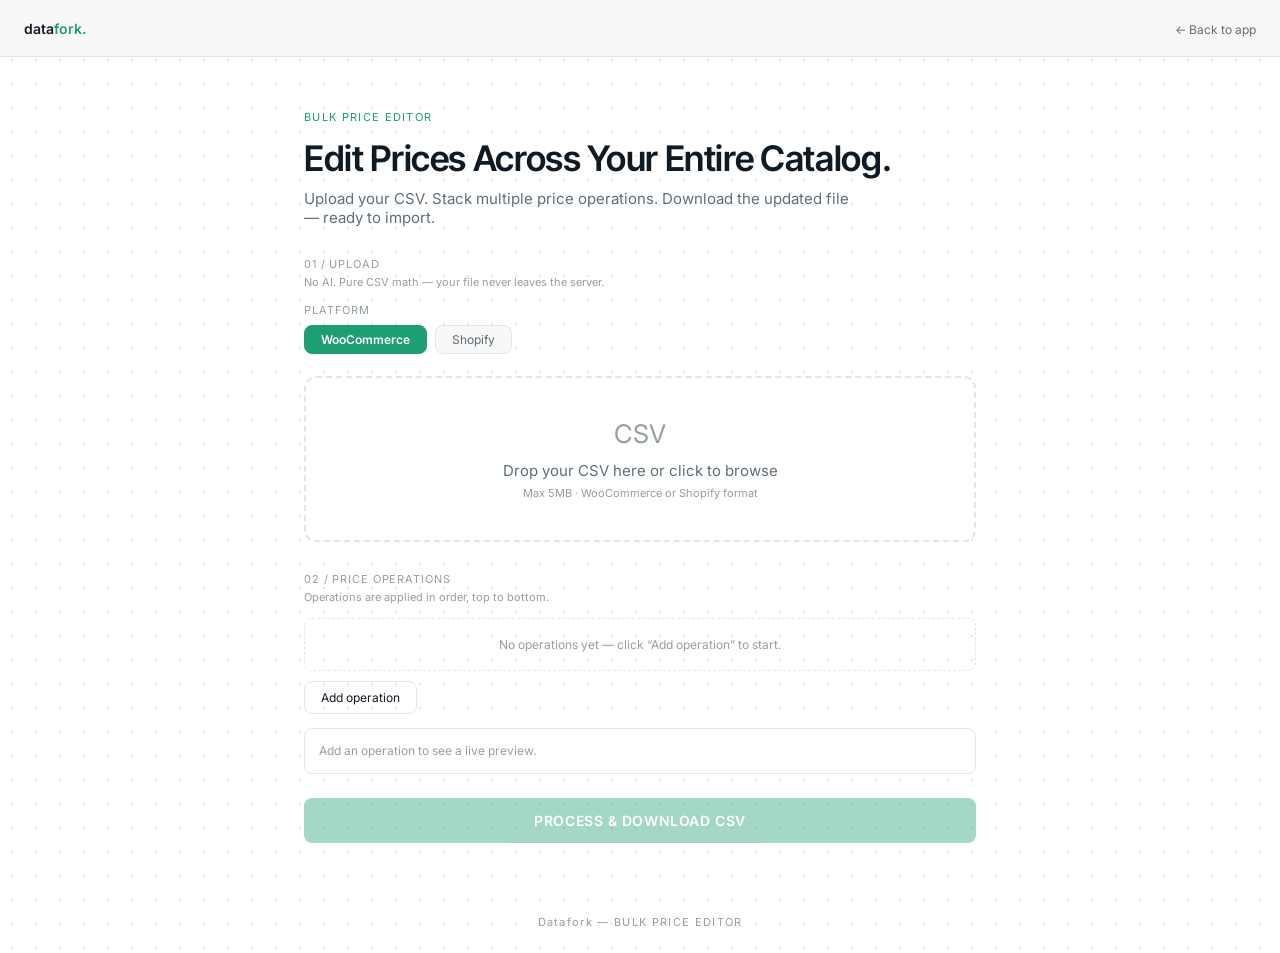
<file: templates/price-editor.html>
<!DOCTYPE html>
<html lang="en">
<head>
  <meta charset="UTF-8">
  <meta name="viewport" content="width=device-width, initial-scale=1.0">
  <title>Datafork — Bulk Price Editor</title>
  <link rel="preconnect" href="https://fonts.googleapis.com">
  <link rel="preconnect" href="https://fonts.gstatic.com" crossorigin>
  <link href="https://fonts.googleapis.com/css2?family=Inter+Tight:wght@400;500;600&family=Inter:wght@400;500&family=JetBrains+Mono:wght@400;500&display=swap" rel="stylesheet">
  <style>
    :root {
  --bg:#F7F8F7; --surface:#FFFFFF; --surface-2:#F1F3F2; --border:#E3E6E4; --border-2:#D2D6D3;
  --slate:#0F1A24; --slate-2:#1A2733; --slate-3:#2A3742; --on-slate:#E8EDEA; --on-slate-2:#9DA9A3;
  --text-1:#0F1A24; --text-2:#5F6E78; --text-3:#94A09A;
  --accent:#1D9E75; --accent-2:#178563; --accent-bg:#E1F5EE; --accent-text:#0F6E56;
  --success:#639922; --success-bg:#EAF3DE; --warning:#BA7517; --warning-bg:#FAEEDA;
  --danger:#C2603A; --danger-bg:#FAECE7;
  --radius:8px; --radius-lg:12px; --radius-sm:6px;
  --shadow-sm:0 1px 2px rgba(15,26,36,0.04); --shadow:0 2px 8px rgba(15,26,36,0.06); --shadow-lg:0 8px 24px rgba(15,26,36,0.08);
  /* compatibility aliases (old token names -> new system) */
  --border-h:#D2D6D3; --accent-dim:#178563; --accent-dark:#178563; --accent-light:#E1F5EE; --on-accent:#FFFFFF;
  --nav-bg:rgba(247,248,247,0.9); --row-alt:#F1F3F2; --dot:#E3E6E4;
  /* refined dark terminal output block (kept dark for code/output only) */
  --term-bg:#0F1A24; --term-green:#1D9E75; --term-chrome:#1A2733; --term-chrome-border:#2A3742;
  --term-text:#E8EDEA; --term-prompt:#9DA9A3; --term-muted:#9DA9A3; --term-tab:#9DA9A3;
  --tl-r:#E0867A; --tl-y:#D9B65A; --tl-g:#7FB069; --cta-sub:rgba(255,255,255,0.6);
}
    * { box-sizing:border-box; margin:0; padding:0; }
    body { background:var(--surface); color:var(--text-1); font-family:'Inter',system-ui,sans-serif;
      min-height:100vh; display:flex; flex-direction:column;
      background-image:radial-gradient(circle,var(--dot) 1px,transparent 1px); background-size:24px 24px;
      -webkit-font-smoothing:antialiased; }
    a { color:inherit; text-decoration:none; }
    .mono { font-family:'Inter',system-ui,sans-serif; }

    .app-header { display:flex; align-items:center; justify-content:space-between;
      padding:18px 24px; background:var(--bg); border-bottom:1px solid var(--border); }
    .logo { font-family:'Inter',system-ui,sans-serif; font-weight:600; font-size:14px; color:var(--text-1); }
    .logo .dot { color:var(--accent); }
    .app-nav a { font-family:'Inter',system-ui,sans-serif; font-size:12px; color:var(--text-2); transition:color .15s; }
    .app-nav a:hover { color:var(--accent); }

    .page { flex:1; width:100%; max-width:720px; margin:0 auto; padding:48px 24px; }
    .eyebrow { font-family:'Inter',system-ui,sans-serif; font-size:11px; color:var(--accent);
      text-transform:uppercase; letter-spacing:.12em; }
    h1 { font-weight:700; font-size:2.2rem; letter-spacing:-.01em; margin:12px 0 10px; }
    .subline { font-size:15px; color:var(--text-2); max-width:560px; margin-bottom:28px; }

    .sec-head { font-family:'Inter',system-ui,sans-serif; font-size:11px; color:var(--text-3);
      text-transform:uppercase; letter-spacing:.08em; margin:30px 0 4px; }
    .sec-sub { font-family:'Inter',system-ui,sans-serif; font-size:11px; color:var(--text-3); margin-bottom:14px; }

    /* pills */
    .pill-label { font-family:'Inter',system-ui,sans-serif; font-size:11px; color:var(--text-3);
      text-transform:uppercase; letter-spacing:.08em; margin-bottom:8px; display:block; }
    .pill-row { display:flex; gap:8px; flex-wrap:wrap; margin-bottom:22px; }
    .pill { font-family:'Inter',system-ui,sans-serif; font-size:12px; border:1px solid var(--border);
      background:var(--bg); color:var(--text-2); padding:6px 16px; border-radius:var(--radius);
      cursor:pointer; transition:background .14s,color .14s,border-color .14s; }
    .pill:hover { color:var(--text-1); border-color:var(--border-h); }
    .pill.active { background:var(--accent); color:#fff; border-color:var(--accent); font-weight:600; }

    /* drop zone */
    .drop { border:2px dashed var(--border); border-radius:var(--radius-lg); padding:40px 32px;
      text-align:center; background:var(--surface); cursor:pointer;
      transition:border-color .2s,background .2s; }
    .drop.dragover, .drop.has-file { border-color:var(--accent); background:var(--accent-light); }
    .drop-icon { font-family:'Inter',system-ui,sans-serif; font-size:1.6rem; color:var(--text-3); margin-bottom:12px; }
    .drop-text { font-size:15px; color:var(--text-2); }
    .drop-sub { font-family:'Inter',system-ui,sans-serif; font-size:11px; color:var(--text-3); margin-top:6px; }
    .drop-file { font-family:'Inter',system-ui,sans-serif; font-size:13px; color:var(--accent); }

    /* operation cards */
    #ops-list { margin-bottom:10px; }
    .op-card { background:var(--surface); border:1px solid var(--border); border-radius:var(--radius);
      padding:20px; margin-bottom:8px; position:relative; }
    .op-handle { position:absolute; left:8px; top:18px; color:var(--text-3);
      font-family:'Inter',system-ui,sans-serif; font-size:14px; user-select:none; }
    .op-del { position:absolute; right:12px; top:12px; color:var(--text-3); cursor:pointer;
      font-family:'Inter',system-ui,sans-serif; font-size:14px; line-height:1; transition:color .15s; }
    .op-del:hover { color:var(--danger); }
    .op-body { margin-left:18px; }
    .op-num { font-family:'Inter',system-ui,sans-serif; font-size:11px; color:var(--accent);
      letter-spacing:.08em; margin-bottom:12px; }
    .op-row { margin-bottom:14px; }
    .op-row:last-child { margin-bottom:0; }
    .field-label { font-family:'Inter',system-ui,sans-serif; font-size:10px; color:var(--text-3);
      text-transform:uppercase; letter-spacing:.08em; margin-bottom:6px; display:block; }

    .mini-pill-row { display:flex; gap:6px; flex-wrap:wrap; }
    .mini-pill { font-family:'Inter',system-ui,sans-serif; font-size:11px; border:1px solid var(--border);
      background:var(--bg); color:var(--text-2); padding:5px 12px; border-radius:var(--radius);
      cursor:pointer; transition:background .14s,color .14s,border-color .14s; }
    .mini-pill:hover { color:var(--text-1); border-color:var(--border-h); }
    .mini-pill.active { background:var(--accent); color:#fff; border-color:var(--accent); font-weight:600; }

    .val-wrap { position:relative; display:inline-flex; align-items:center; max-width:240px; }
    .val-input { font-family:'Inter',system-ui,sans-serif; font-size:13px; color:var(--text-1);
      background:var(--bg); border:1px solid var(--border); border-radius:var(--radius);
      padding:9px 12px; width:160px; }
    .val-input:focus { outline:none; border-color:var(--accent); }
    .val-affix { font-family:'Inter',system-ui,sans-serif; font-size:13px; color:var(--text-3); margin:0 8px; }

    .select { font-family:'Inter',system-ui,sans-serif; font-size:13px; color:var(--text-1);
      background:var(--bg); border:1px solid var(--border); border-radius:var(--radius);
      padding:9px 12px; cursor:pointer; }
    .select:focus { outline:none; border-color:var(--accent); }

    .filter-toggle { font-family:'Inter',system-ui,sans-serif; font-size:11px; color:var(--text-2);
      cursor:pointer; user-select:none; display:inline-block; }
    .filter-toggle:hover { color:var(--text-1); }
    .filter-body { margin-top:12px; display:grid; gap:12px; }
    .text-in { font-family:'Inter',system-ui,sans-serif; font-size:12px; color:var(--text-1);
      background:var(--bg); border:1px solid var(--border); border-radius:var(--radius);
      padding:9px 12px; width:100%; }
    .text-in:focus { outline:none; border-color:var(--accent); }

    .add-op { background:transparent; border:1px solid var(--border); color:var(--text-1);
      font-family:'Inter',system-ui,sans-serif; font-size:12px; padding:8px 16px; border-radius:var(--radius);
      cursor:pointer; transition:border-color .15s,color .15s,background .15s; }
    .add-op:hover { border-color:var(--accent); color:var(--accent); background:var(--accent-light); }

    .ops-empty { font-family:'Inter',system-ui,sans-serif; font-size:12px; color:var(--text-3);
      padding:18px; text-align:center; border:1px dashed var(--border); border-radius:var(--radius);
      margin-bottom:10px; }

    .preview { font-family:'Inter',system-ui,sans-serif; font-size:12px; color:var(--text-3);
      background:var(--surface); border:1px solid var(--border); padding:12px 14px;
      border-radius:var(--radius); margin-top:14px; white-space:pre-line; line-height:1.7; }
    .preview .res { color:var(--accent); }

    .btn-main { width:100%; background:var(--accent); color:#fff; font-family:'Inter',system-ui,sans-serif;
      font-size:14px; font-weight:600; padding:14px; border:none; border-radius:var(--radius);
      letter-spacing:.04em; cursor:pointer; transition:background .15s,color .15s; margin-top:24px; }
    .btn-main:hover:not(:disabled) { background:var(--accent-dark); color:#fff; }
    .btn-main:disabled { opacity:.4; cursor:not-allowed; }

    .msg { font-family:'Inter',system-ui,sans-serif; font-size:13px; padding:14px 18px;
      border-radius:var(--radius-lg); margin-top:18px; }
    .msg.ok { background:var(--accent-light); border:1px solid var(--accent); color:var(--accent); }
    .msg.bad { background:rgba(194,96,58,0.06); border:1px solid rgba(194,96,58,0.25); color:var(--danger); }

    .hidden { display:none; }
    .foot { text-align:center; padding:24px; color:var(--text-3); font-family:'Inter',system-ui,sans-serif;
      font-size:11px; letter-spacing:.12em; }

    @media (max-width:560px){ .op-body{ margin-left:8px; } }
  
    /* ── Calm Confidence base ── */
    h1, h2, h3, h4, h5, .card-title, .done-title, .err-title, .cc-name,
    .legal-header h1, .hero h1, .hero-h1, .sec-head h2, .final-cta h2 {
      font-family: 'Inter Tight', 'Inter', sans-serif; font-weight: 600; letter-spacing: -0.01em;
    }
    .mono, code, .log, .bar, .cc-term, .dash-tab, .term-tab, .term-body, .price .amt {
      font-family: 'JetBrains Mono', monospace;
    }
  </style>
</head>
<body>
  <header class="app-header">
    <a class="logo" href="/"><span style="color:var(--text-1)">data</span><span style="color:var(--accent)">fork.</span></a>
    <nav class="app-nav"><a href="/">← Back to app</a></nav>
  </header>

  <main class="page">
    <span class="eyebrow">BULK PRICE EDITOR</span>
    <h1>Edit Prices Across Your Entire Catalog.</h1>
    <p class="subline">Upload your CSV. Stack multiple price operations. Download the updated file — ready to import.</p>

    <!-- SECTION 1 — UPLOAD -->
    <div class="sec-head">01 / UPLOAD</div>
    <div class="sec-sub">No AI. Pure CSV math — your file never leaves the server.</div>

    <span class="pill-label">Platform</span>
    <div class="pill-row" id="platform-row">
      <button type="button" class="pill active" data-platform="woocommerce">WooCommerce</button>
      <button type="button" class="pill" data-platform="shopify">Shopify</button>
    </div>

    <div class="drop" id="drop">
      <div class="drop-icon">CSV</div>
      <div class="drop-text" id="drop-text">Drop your CSV here or click to browse</div>
      <div class="drop-sub">Max 5MB · WooCommerce or Shopify format</div>
      <input type="file" id="file-input" accept=".csv" class="hidden">
    </div>

    <!-- SECTION 2 — OPERATIONS -->
    <div class="sec-head">02 / PRICE OPERATIONS</div>
    <div class="sec-sub">Operations are applied in order, top to bottom.</div>

    <div id="ops-list"></div>
    <button type="button" class="add-op" id="btn-add">Add operation</button>

    <div class="preview" id="preview">Add an operation to see a live preview.</div>

    <button type="button" class="btn-main" id="btn-process" disabled>PROCESS &amp; DOWNLOAD CSV</button>

    <div id="message"></div>
  </main>

  <footer class="foot">Datafork — BULK PRICE EDITOR</footer>

  <script>
    const $ = id => document.getElementById(id);
    let selectedPlatform = "woocommerce";
    let currentFile = null;
    let operations = [];

    const TYPES = [
      { key:"percentage", label:"% Percentage" },
      { key:"fixed",      label:"+ Fixed Amount" },
      { key:"set",        label:"= Set Price" },
      { key:"round",      label:"~ Round" },
    ];
    const FIELDS = [
      { key:"price",      label:"Regular Price" },
      { key:"sale_price", label:"Sale Price" },
      { key:"both",       label:"Both" },
    ];
    const ROUND_OPTS = [
      { v:0.99, label:".99 (19.99, 29.99…)" },
      { v:0.95, label:".95 (19.95, 29.95…)" },
      { v:0.90, label:".90 (19.90, 29.90…)" },
      { v:0.50, label:".50 (19.50, 29.50…)" },
      { v:1.00, label:".00 (20.00, 30.00…)" },
    ];

    function esc(s){ return (s+'').replace(/[&<>"]/g, c => ({'&':'&amp;','<':'&lt;','>':'&gt;','"':'&quot;'}[c])); }

    // ── platform toggle ──
    document.querySelectorAll('#platform-row .pill').forEach(p => {
      p.addEventListener('click', () => {
        document.querySelectorAll('#platform-row .pill').forEach(x => x.classList.remove('active'));
        p.classList.add('active');
        selectedPlatform = p.dataset.platform;
        renderOperations();
      });
    });

    // ── drop zone ──
    const drop = $('drop'), fileInput = $('file-input');
    drop.addEventListener('click', () => fileInput.click());
    drop.addEventListener('dragover', e => { e.preventDefault(); drop.classList.add('dragover'); });
    drop.addEventListener('dragleave', () => drop.classList.remove('dragover'));
    drop.addEventListener('drop', e => {
      e.preventDefault(); drop.classList.remove('dragover');
      if (e.dataTransfer.files.length) setFile(e.dataTransfer.files[0]);
    });
    fileInput.addEventListener('change', () => { if (fileInput.files.length) setFile(fileInput.files[0]); });

    function setFile(file) {
      if (!file.name.toLowerCase().endsWith('.csv')) { alert('Please select a .csv file.'); return; }
      currentFile = file;
      drop.classList.add('has-file');
      const kb = (file.size / 1024).toFixed(1);
      // Rough row estimate: ~120 bytes/row average; shown only as a hint.
      const estRows = Math.max(1, Math.round(file.size / 120));
      $('drop-text').innerHTML = '<span class="drop-file">' + esc(file.name) + ' · ' + kb +
        ' KB · ~' + estRows.toLocaleString() + ' rows</span>';
      updateProcessButton();
    }

    // ── operations ──
    $('btn-add').addEventListener('click', addOperation);

    function addOperation() {
      operations.push({
        id: Date.now() + Math.floor(Math.random()*1000),
        type: 'percentage', field: 'price', value: 0,
        round_to: 0.99, filter_category: '', filter_type: '', filtersOpen: false,
      });
      renderOperations();
    }
    function removeOperation(id) {
      operations = operations.filter(op => op.id !== id);
      renderOperations();
    }

    function renderOperations() {
      const list = $('ops-list');
      if (!operations.length) {
        list.innerHTML = '<div class="ops-empty">No operations yet — click “Add operation” to start.</div>';
        updatePreview(); updateProcessButton();
        return;
      }
      list.innerHTML = operations.map((op, i) => opCard(op, i)).join('');

      operations.forEach(op => {
        const root = list.querySelector('[data-card="'+op.id+'"]');
        if (!root) return;

        root.querySelector('.op-del').addEventListener('click', () => removeOperation(op.id));

        root.querySelectorAll('[data-type]').forEach(b => b.addEventListener('click', () => {
          op.type = b.dataset.type; renderOperations();
        }));
        root.querySelectorAll('[data-field]').forEach(b => b.addEventListener('click', () => {
          op.field = b.dataset.field; renderOperations();
        }));
        const valIn = root.querySelector('.val-input');
        if (valIn) valIn.addEventListener('input', () => { op.value = parseFloat(valIn.value) || 0; updatePreview(); });
        const roundSel = root.querySelector('.round-sel');
        if (roundSel) roundSel.addEventListener('change', () => { op.round_to = parseFloat(roundSel.value); updatePreview(); });

        const ft = root.querySelector('.filter-toggle');
        if (ft) ft.addEventListener('click', () => { op.filtersOpen = !op.filtersOpen; renderOperations(); });
        const cat = root.querySelector('.f-cat');
        if (cat) cat.addEventListener('input', () => { op.filter_category = cat.value; updatePreview(); });
        const typ = root.querySelector('.f-type');
        if (typ) typ.addEventListener('change', () => { op.filter_type = typ.value; updatePreview(); });
      });

      updatePreview(); updateProcessButton();
    }

    function opCard(op, i) {
      const typePills = TYPES.map(t =>
        '<button type="button" class="mini-pill'+(op.type===t.key?' active':'')+'" data-type="'+t.key+'">'+t.label+'</button>'
      ).join('');
      const fieldPills = FIELDS.map(f =>
        '<button type="button" class="mini-pill'+(op.field===f.key?' active':'')+'" data-field="'+f.key+'">'+f.label+'</button>'
      ).join('');

      let valueRow = '';
      if (op.type === 'round') {
        const opts = ROUND_OPTS.map(o =>
          '<option value="'+o.v+'"'+(Math.abs(op.round_to-o.v)<1e-9?' selected':'')+'>'+o.label+'</option>'
        ).join('');
        valueRow = '<div class="op-row"><span class="field-label">Round to</span>' +
          '<select class="select round-sel">'+opts+'</select></div>';
      } else {
        const affix = op.type === 'percentage'
          ? '<span class="val-affix">%</span>'
          : (op.type === 'set' ? '' : '');
        const prefix = (op.type === 'fixed' || op.type === 'set') ? '<span class="val-affix">€</span>' : '';
        valueRow = '<div class="op-row"><span class="field-label">Value</span>' +
          '<span class="val-wrap">'+prefix+'<input type="number" step="0.01" class="val-input" value="'+esc(op.value)+'">'+affix+'</span></div>';
      }

      const typeFilterOpts = ['','simple','variable','variation'].map(t => {
        const lbl = t === '' ? 'All types' : (t.charAt(0).toUpperCase()+t.slice(1)+(t==='variation'?'s':' only'));
        return '<option value="'+t+'"'+(op.filter_type===t?' selected':'')+'>'+lbl+'</option>';
      }).join('');

      const arrow = op.filtersOpen ? '▼' : '▶';
      const filterBody = op.filtersOpen ? (
        '<div class="filter-body">' +
          '<div><span class="field-label">Category contains</span>' +
            '<input type="text" class="text-in f-cat" placeholder="e.g. Electronics (leave empty for all)" value="'+esc(op.filter_category)+'"></div>' +
          (selectedPlatform === 'woocommerce' ?
            '<div><span class="field-label">Product type</span><select class="select f-type">'+typeFilterOpts+'</select></div>'
            : '<div class="sec-sub" style="margin:0">Product-type filter applies to WooCommerce only.</div>') +
        '</div>'
      ) : '';

      return '<div class="op-card" data-card="'+op.id+'">' +
        '<span class="op-handle">⠿</span>' +
        '<span class="op-del" title="Remove">✕</span>' +
        '<div class="op-body">' +
          '<div class="op-num">OPERATION '+(i+1)+'</div>' +
          '<div class="op-row"><span class="field-label">Type</span><div class="mini-pill-row">'+typePills+'</div></div>' +
          valueRow +
          '<div class="op-row"><span class="field-label">Apply to</span><div class="mini-pill-row">'+fieldPills+'</div></div>' +
          '<div class="op-row"><span class="filter-toggle">'+arrow+' Add filters</span>'+filterBody+'</div>' +
        '</div>' +
      '</div>';
    }

    function fieldLabel(key){ return (FIELDS.find(f => f.key === key) || {}).label || key; }

    function describeOp(op) {
      let head;
      if (op.type === 'percentage') head = (op.value >= 0 ? '+' : '') + op.value + '% on ' + fieldLabel(op.field);
      else if (op.type === 'fixed') head = (op.value >= 0 ? '+' : '') + '€' + op.value + ' on ' + fieldLabel(op.field);
      else if (op.type === 'set')   head = 'Set ' + fieldLabel(op.field) + ' to €' + op.value;
      else                          head = 'Round ' + fieldLabel(op.field) + ' to ' + op.round_to.toFixed(2).replace(/^0/, '');
      const scope = op.filter_category
        ? ('category “' + op.filter_category + '”')
        : (op.filter_type ? (op.filter_type + ' products') : 'all products');
      return head + ' → ' + scope;
    }

    // Mirror the backend math so the preview example is accurate.
    function applyOp(price, op) {
      if (op.type === 'percentage') return price * (1 + op.value / 100);
      if (op.type === 'fixed')      return price + op.value;
      if (op.type === 'set')        return op.value;
      if (op.type === 'round') {
        const base = Math.ceil(op.round_to) || 1;
        return Math.ceil(price / base) * base - (base - op.round_to);
      }
      return price;
    }

    function updatePreview() {
      const box = $('preview');
      if (!operations.length) { box.textContent = 'Add an operation to see a live preview.'; return; }
      const lines = operations.map((op, i) => (i+1) + '. ' + describeOp(op));
      // Walk a sample €20.00 product through every op that targets the regular price.
      let sample = 20.00, touched = false;
      operations.forEach(op => {
        if (op.field === 'sale_price') return;
        sample = applyOp(sample, op); touched = true;
      });
      let result = '';
      if (touched) result = '\nResult: a €20.00 product becomes <span class="res">€' + sample.toFixed(2) + '</span>';
      box.innerHTML = esc(lines.join('\n')) + result;
    }

    function updateProcessButton() {
      $('btn-process').disabled = !(currentFile && operations.length);
    }

    // ── process & download ──
    $('btn-process').addEventListener('click', processAndDownload);

    function showMessage(kind, html) {
      $('message').innerHTML = '<div class="msg ' + kind + '">' + html + '</div>';
    }

    async function processAndDownload() {
      if (!currentFile) return;
      if (!operations.length) { showMessage('bad', 'Add at least one operation.'); return; }

      const fd = new FormData();
      fd.append('file', currentFile);
      fd.append('platform', selectedPlatform);
      fd.append('operations', JSON.stringify(
        operations.map(({ id, filtersOpen, ...op }) => op)
      ));

      const btn = $('btn-process');
      btn.disabled = true; btn.textContent = 'Processing…';
      $('message').innerHTML = '';

      try {
        const res = await fetch('/api/price-editor/process', { method:'POST', body:fd });
        if (!res.ok) {
          let msg = 'Processing failed.';
          try { const err = await res.json(); msg = err.message || msg; } catch(_) {}
          showMessage('bad', '✗ ' + esc(msg));
          return;
        }
        const modified = res.headers.get('X-Rows-Modified') || '?';
        const skipped = res.headers.get('X-Rows-Skipped');
        const blob = await res.blob();
        const url = URL.createObjectURL(blob);
        const a = document.createElement('a');
        a.href = url;
        const stamp = new Date().toISOString().slice(0,16).replace(/[-T:]/g,'');
        a.download = 'price_edited_' + stamp + '.csv';
        document.body.appendChild(a); a.click(); a.remove();
        URL.revokeObjectURL(url);
        let m = '✓ CSV downloaded — ' + modified + ' prices updated';
        if (skipped !== null) m += ' · ' + skipped + ' rows unchanged';
        showMessage('ok', m);
      } catch (e) {
        showMessage('bad', '✗ Network error. Please try again.');
      } finally {
        btn.disabled = false; btn.innerHTML = 'PROCESS &amp; DOWNLOAD CSV';
        updateProcessButton();
      }
    }

    // initial render
    renderOperations();
  </script>
</body>
</html>
</file>
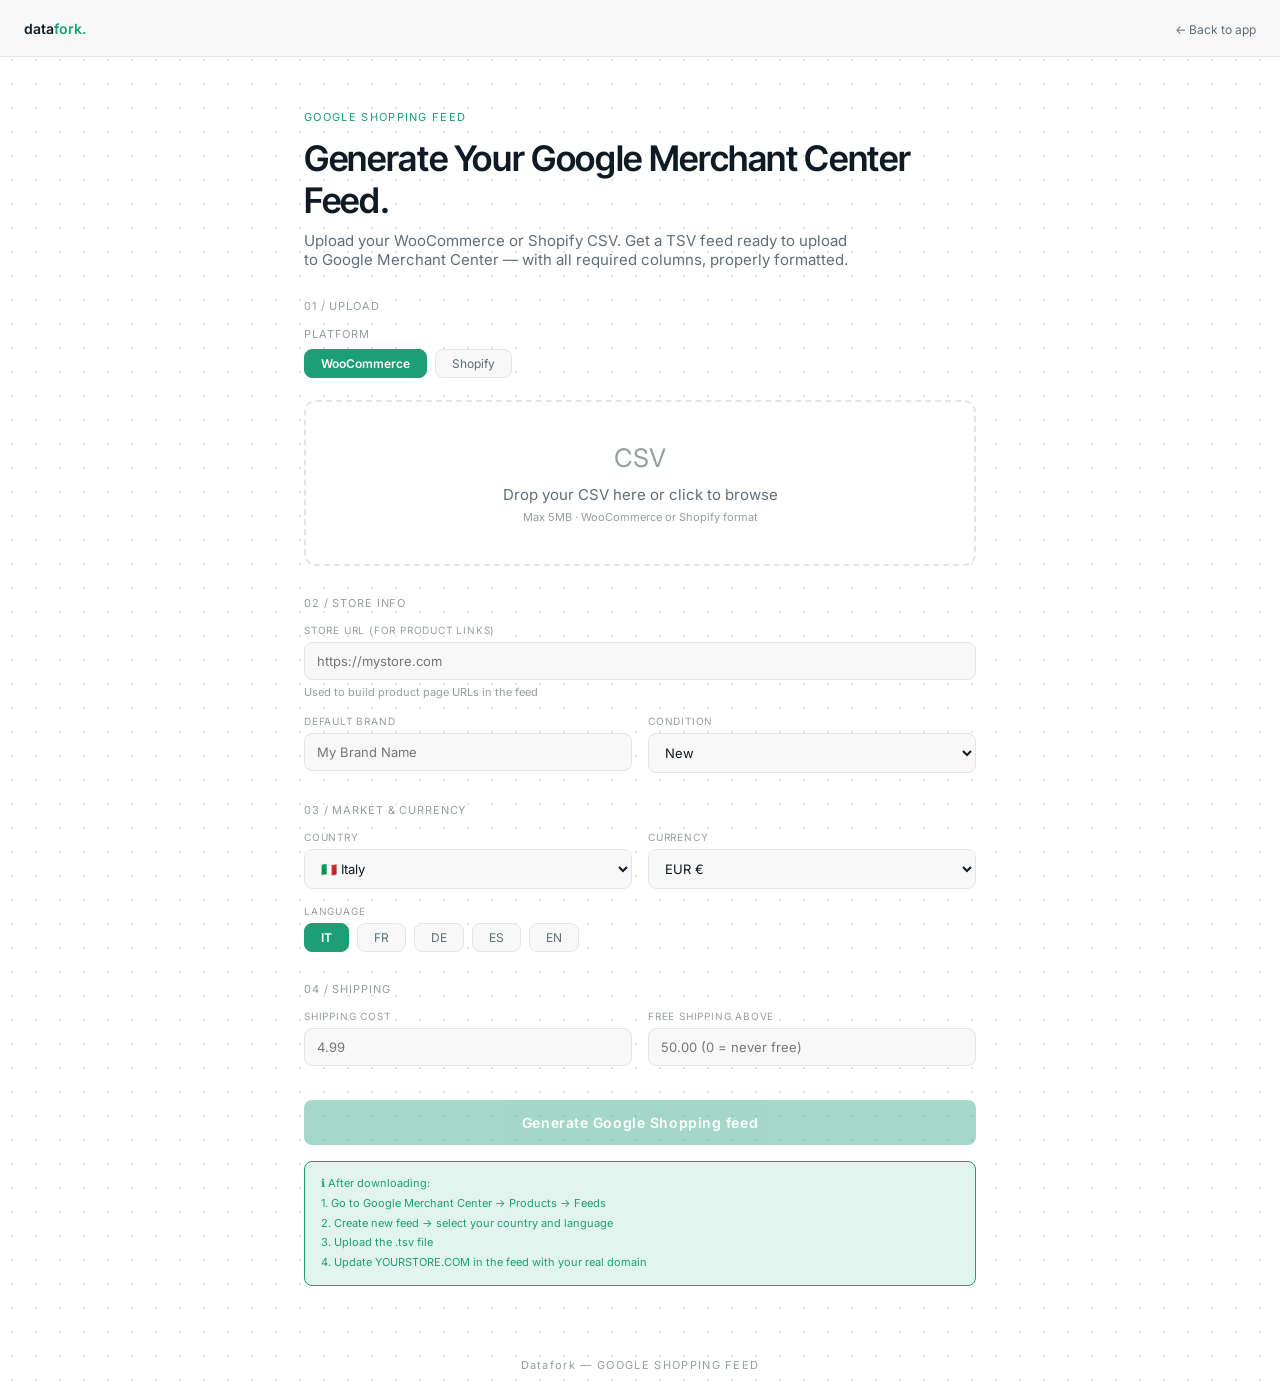
<file: templates/shopping-feed.html>
<!DOCTYPE html>
<html lang="en">
<head>
  <meta charset="UTF-8">
  <meta name="viewport" content="width=device-width, initial-scale=1.0">
  <title>Datafork — Google Shopping Feed</title>
  <link rel="preconnect" href="https://fonts.googleapis.com">
  <link rel="preconnect" href="https://fonts.gstatic.com" crossorigin>
  <link href="https://fonts.googleapis.com/css2?family=Inter+Tight:wght@400;500;600&family=Inter:wght@400;500&family=JetBrains+Mono:wght@400;500&display=swap" rel="stylesheet">
  <style>
    :root {
  --bg:#F7F8F7; --surface:#FFFFFF; --surface-2:#F1F3F2; --border:#E3E6E4; --border-2:#D2D6D3;
  --slate:#0F1A24; --slate-2:#1A2733; --slate-3:#2A3742; --on-slate:#E8EDEA; --on-slate-2:#9DA9A3;
  --text-1:#0F1A24; --text-2:#5F6E78; --text-3:#94A09A;
  --accent:#1D9E75; --accent-2:#178563; --accent-bg:#E1F5EE; --accent-text:#0F6E56;
  --success:#639922; --success-bg:#EAF3DE; --warning:#BA7517; --warning-bg:#FAEEDA;
  --danger:#C2603A; --danger-bg:#FAECE7;
  --radius:8px; --radius-lg:12px; --radius-sm:6px;
  --shadow-sm:0 1px 2px rgba(15,26,36,0.04); --shadow:0 2px 8px rgba(15,26,36,0.06); --shadow-lg:0 8px 24px rgba(15,26,36,0.08);
  /* compatibility aliases (old token names -> new system) */
  --border-h:#D2D6D3; --accent-dim:#178563; --accent-dark:#178563; --accent-light:#E1F5EE; --on-accent:#FFFFFF;
  --nav-bg:rgba(247,248,247,0.9); --row-alt:#F1F3F2; --dot:#E3E6E4;
  /* refined dark terminal output block (kept dark for code/output only) */
  --term-bg:#0F1A24; --term-green:#1D9E75; --term-chrome:#1A2733; --term-chrome-border:#2A3742;
  --term-text:#E8EDEA; --term-prompt:#9DA9A3; --term-muted:#9DA9A3; --term-tab:#9DA9A3;
  --tl-r:#E0867A; --tl-y:#D9B65A; --tl-g:#7FB069; --cta-sub:rgba(255,255,255,0.6);
}
    * { box-sizing:border-box; margin:0; padding:0; }
    body { background:var(--surface); color:var(--text-1); font-family:'Inter',system-ui,sans-serif;
      min-height:100vh; display:flex; flex-direction:column;
      background-image:radial-gradient(circle,var(--dot) 1px,transparent 1px); background-size:24px 24px;
      -webkit-font-smoothing:antialiased; }
    a { color:inherit; text-decoration:none; }

    .app-header { display:flex; align-items:center; justify-content:space-between;
      padding:18px 24px; background:var(--bg); border-bottom:1px solid var(--border); }
    .logo { font-family:'Inter',system-ui,sans-serif; font-weight:600; font-size:14px; color:var(--text-1); }
    .logo .dot { color:var(--accent); }
    .app-nav a { font-family:'Inter',system-ui,sans-serif; font-size:12px; color:var(--text-2); transition:color .15s; }
    .app-nav a:hover { color:var(--accent); }

    .page { flex:1; width:100%; max-width:720px; margin:0 auto; padding:48px 24px; }
    .eyebrow { font-family:'Inter',system-ui,sans-serif; font-size:11px; color:var(--accent);
      text-transform:uppercase; letter-spacing:.12em; }
    h1 { font-weight:700; font-size:2.2rem; letter-spacing:-.01em; margin:12px 0 10px; }
    .subline { font-size:15px; color:var(--text-2); max-width:560px; margin-bottom:28px; }

    .sec-head { font-family:'Inter',system-ui,sans-serif; font-size:11px; color:var(--text-3);
      text-transform:uppercase; letter-spacing:.08em; margin:30px 0 14px; }

    .pill-label { font-family:'Inter',system-ui,sans-serif; font-size:11px; color:var(--text-3);
      text-transform:uppercase; letter-spacing:.08em; margin-bottom:8px; display:block; }
    .pill-row { display:flex; gap:8px; flex-wrap:wrap; margin-bottom:22px; }
    .pill { font-family:'Inter',system-ui,sans-serif; font-size:12px; border:1px solid var(--border);
      background:var(--bg); color:var(--text-2); padding:6px 16px; border-radius:var(--radius);
      cursor:pointer; transition:background .14s,color .14s,border-color .14s; }
    .pill:hover { color:var(--text-1); border-color:var(--border-h); }
    .pill.active { background:var(--accent); color:#fff; border-color:var(--accent); font-weight:600; }

    .drop { border:2px dashed var(--border); border-radius:var(--radius-lg); padding:40px 32px;
      text-align:center; background:var(--surface); cursor:pointer; transition:border-color .2s,background .2s; }
    .drop.dragover, .drop.has-file { border-color:var(--accent); background:var(--accent-light); }
    .drop-icon { font-family:'Inter',system-ui,sans-serif; font-size:1.6rem; color:var(--text-3); margin-bottom:12px; }
    .drop-text { font-size:15px; color:var(--text-2); }
    .drop-sub { font-family:'Inter',system-ui,sans-serif; font-size:11px; color:var(--text-3); margin-top:6px; }
    .drop-file { font-family:'Inter',system-ui,sans-serif; font-size:13px; color:var(--accent); }

    .grid2 { display:grid; grid-template-columns:1fr 1fr; gap:16px; margin-bottom:8px; }
    .fld { display:flex; flex-direction:column; }
    .fld.full { grid-column:1 / -1; }
    .label { font-family:'Inter',system-ui,sans-serif; font-size:10px; color:var(--text-3);
      text-transform:uppercase; letter-spacing:.08em; margin-bottom:6px; }
    .input, .select { font-family:'Inter',system-ui,sans-serif; font-size:13px; color:var(--text-1);
      background:var(--bg); border:1px solid var(--border); border-radius:var(--radius); padding:10px 12px; width:100%; }
    .input:focus, .select:focus { outline:none; border-color:var(--accent); }
    .hint { font-family:'Inter',system-ui,sans-serif; font-size:11px; color:var(--text-3); margin-top:5px; }

    .btn-main { width:100%; background:var(--accent); color:#fff; font-family:'Inter',system-ui,sans-serif;
      font-size:14px; font-weight:600; padding:14px; border:none; border-radius:var(--radius);
      letter-spacing:.04em; cursor:pointer; transition:background .15s,color .15s; margin-top:26px; }
    .btn-main:hover:not(:disabled) { background:var(--accent-dark); color:#fff; }
    .btn-main:disabled { opacity:.4; cursor:not-allowed; }
    .btn-ghost { width:100%; background:transparent; border:1px solid var(--border); color:var(--text-2);
      font-family:'Inter',system-ui,sans-serif; font-size:13px; padding:12px; border-radius:var(--radius);
      cursor:pointer; margin-top:14px; transition:border-color .15s,color .15s; }
    .btn-ghost:hover { color:var(--text-1); border-color:var(--border-h); }

    .infobox { background:var(--accent-light); border:1px solid var(--accent); border-radius:var(--radius);
      padding:12px 16px; margin-top:16px; font-family:'Inter',system-ui,sans-serif; font-size:11px;
      color:var(--accent); line-height:1.8; white-space:pre-line; }

    .msg { font-family:'Inter',system-ui,sans-serif; font-size:13px; padding:14px 18px;
      border-radius:var(--radius-lg); margin-top:18px; }
    .msg.bad { background:rgba(194,96,58,0.06); border:1px solid rgba(194,96,58,0.25); color:var(--danger); }

    /* results */
    .results { margin-top:10px; animation:fade .3s ease; }
    @keyframes fade { from{opacity:0; transform:translateY(8px);} to{opacity:1; transform:none;} }
    .success-card { background:var(--accent-light); border:1px solid var(--accent); border-radius:var(--radius-lg);
      padding:16px 20px; font-family:'Inter',system-ui,sans-serif; font-size:13px; color:var(--accent); }
    .stats { display:grid; grid-template-columns:repeat(3,1fr); gap:12px; margin:18px 0; }
    .stat { background:var(--surface); border:1px solid var(--border); border-radius:var(--radius); padding:16px; text-align:center; }
    .stat-num { font-weight:700; font-size:22px; color:var(--text-1); }
    .stat-lbl { font-family:'Inter',system-ui,sans-serif; font-size:11px; color:var(--text-3); text-transform:uppercase; letter-spacing:.06em; margin-top:2px; }
    .note { font-family:'Inter',system-ui,sans-serif; font-size:11px; color:var(--text-3); line-height:1.7; }

    .hidden { display:none; }
    .foot { text-align:center; padding:24px; color:var(--text-3); font-family:'Inter',system-ui,sans-serif;
      font-size:11px; letter-spacing:.12em; }

    @media (max-width:560px){ .grid2{ grid-template-columns:1fr; } .stats{ grid-template-columns:1fr; } }
  
    /* ── Calm Confidence base ── */
    h1, h2, h3, h4, h5, .card-title, .done-title, .err-title, .cc-name,
    .legal-header h1, .hero h1, .hero-h1, .sec-head h2, .final-cta h2 {
      font-family: 'Inter Tight', 'Inter', sans-serif; font-weight: 600; letter-spacing: -0.01em;
    }
    .mono, code, .log, .bar, .cc-term, .dash-tab, .term-tab, .term-body, .price .amt {
      font-family: 'JetBrains Mono', monospace;
    }
  </style>
</head>
<body>
  <header class="app-header">
    <a class="logo" href="/"><span style="color:var(--text-1)">data</span><span style="color:var(--accent)">fork.</span></a>
    <nav class="app-nav"><a href="/">← Back to app</a></nav>
  </header>

  <main class="page">
    <span class="eyebrow">GOOGLE SHOPPING FEED</span>
    <h1>Generate Your Google Merchant Center Feed.</h1>
    <p class="subline">Upload your WooCommerce or Shopify CSV. Get a TSV feed ready to upload to Google Merchant Center — with all required columns, properly formatted.</p>

    <div id="form-area">
      <!-- 1 — UPLOAD -->
      <div class="sec-head">01 / UPLOAD</div>
      <span class="pill-label">Platform</span>
      <div class="pill-row" id="platform-row">
        <button type="button" class="pill active" data-platform="woocommerce">WooCommerce</button>
        <button type="button" class="pill" data-platform="shopify">Shopify</button>
      </div>
      <div class="drop" id="drop">
        <div class="drop-icon">CSV</div>
        <div class="drop-text" id="drop-text">Drop your CSV here or click to browse</div>
        <div class="drop-sub">Max 5MB · WooCommerce or Shopify format</div>
        <input type="file" id="file-input" accept=".csv" class="hidden">
      </div>

      <!-- 2 — STORE INFO -->
      <div class="sec-head">02 / STORE INFO</div>
      <div class="grid2">
        <div class="fld full">
          <label class="label" for="store_url">Store URL (for product links)</label>
          <input class="input" type="url" id="store_url" placeholder="https://mystore.com" autocomplete="off">
          <span class="hint">Used to build product page URLs in the feed</span>
        </div>
        <div class="fld">
          <label class="label" for="brand">Default brand</label>
          <input class="input" type="text" id="brand" placeholder="My Brand Name" autocomplete="off">
        </div>
        <div class="fld">
          <label class="label" for="condition">Condition</label>
          <select class="select" id="condition">
            <option value="new" selected>New</option>
            <option value="used">Used</option>
            <option value="refurbished">Refurbished</option>
          </select>
        </div>
      </div>

      <!-- 3 — MARKET & CURRENCY -->
      <div class="sec-head">03 / MARKET &amp; CURRENCY</div>
      <div class="grid2">
        <div class="fld">
          <label class="label" for="country">Country</label>
          <select class="select" id="country">
            <option value="IT" selected>🇮🇹 Italy</option>
            <option value="FR">🇫🇷 France</option>
            <option value="DE">🇩🇪 Germany</option>
            <option value="ES">🇪🇸 Spain</option>
            <option value="GB">🇬🇧 United Kingdom</option>
            <option value="CH">🇨🇭 Switzerland</option>
          </select>
        </div>
        <div class="fld">
          <label class="label" for="currency">Currency</label>
          <select class="select" id="currency">
            <option value="EUR" selected>EUR €</option>
            <option value="GBP">GBP £</option>
            <option value="CHF">CHF ₣</option>
          </select>
        </div>
        <div class="fld full">
          <label class="label">Language</label>
          <div class="pill-row" id="lang-row" style="margin-bottom:0">
            <button type="button" class="pill active" data-lang="it">IT</button>
            <button type="button" class="pill" data-lang="fr">FR</button>
            <button type="button" class="pill" data-lang="de">DE</button>
            <button type="button" class="pill" data-lang="es">ES</button>
            <button type="button" class="pill" data-lang="en">EN</button>
          </div>
        </div>
      </div>

      <!-- 4 — SHIPPING -->
      <div class="sec-head">04 / SHIPPING</div>
      <div class="grid2">
        <div class="fld">
          <label class="label" for="shipping_price">Shipping cost</label>
          <input class="input" type="number" step="0.01" id="shipping_price" placeholder="4.99">
        </div>
        <div class="fld">
          <label class="label" for="shipping_free_threshold">Free shipping above</label>
          <input class="input" type="number" step="0.01" id="shipping_free_threshold" placeholder="50.00 (0 = never free)">
        </div>
      </div>

      <button type="button" class="btn-main" id="btn-generate" disabled>Generate Google Shopping feed</button>

      <div class="infobox">ℹ After downloading:
1. Go to Google Merchant Center → Products → Feeds
2. Create new feed → select your country and language
3. Upload the .tsv file
4. Update YOURSTORE.COM in the feed with your real domain</div>

      <div id="message"></div>
    </div>

    <div id="results" class="results hidden"></div>
  </main>

  <footer class="foot">Datafork — GOOGLE SHOPPING FEED</footer>

  <script>
    const $ = id => document.getElementById(id);
    let selectedPlatform = "woocommerce";
    let selectedLanguage = "it";
    let currentFile = null;

    function esc(s){ return (s+'').replace(/[&<>"]/g, c => ({'&':'&amp;','<':'&lt;','>':'&gt;','"':'&quot;'}[c])); }
    function f(id){ return ($(id).value || '').trim(); }

    // platform toggle
    document.querySelectorAll('#platform-row .pill').forEach(p => {
      p.addEventListener('click', () => {
        document.querySelectorAll('#platform-row .pill').forEach(x => x.classList.remove('active'));
        p.classList.add('active'); selectedPlatform = p.dataset.platform;
      });
    });
    // language toggle
    document.querySelectorAll('#lang-row .pill').forEach(p => {
      p.addEventListener('click', () => {
        document.querySelectorAll('#lang-row .pill').forEach(x => x.classList.remove('active'));
        p.classList.add('active'); selectedLanguage = p.dataset.lang;
      });
    });
    // auto-select currency from country
    $('country').addEventListener('change', e => {
      const map = {IT:'EUR',FR:'EUR',DE:'EUR',ES:'EUR',GB:'GBP',CH:'CHF'};
      $('currency').value = map[e.target.value] || 'EUR';
    });

    // drop zone
    const drop = $('drop'), fileInput = $('file-input');
    drop.addEventListener('click', () => fileInput.click());
    drop.addEventListener('dragover', e => { e.preventDefault(); drop.classList.add('dragover'); });
    drop.addEventListener('dragleave', () => drop.classList.remove('dragover'));
    drop.addEventListener('drop', e => {
      e.preventDefault(); drop.classList.remove('dragover');
      if (e.dataTransfer.files.length) setFile(e.dataTransfer.files[0]);
    });
    fileInput.addEventListener('change', () => { if (fileInput.files.length) setFile(fileInput.files[0]); });

    function setFile(file) {
      if (!file.name.toLowerCase().endsWith('.csv')) { alert('Please select a .csv file.'); return; }
      currentFile = file;
      drop.classList.add('has-file');
      const kb = (file.size / 1024).toFixed(1);
      $('drop-text').innerHTML = '<span class="drop-file">' + esc(file.name) + ' · ' + kb + ' KB</span>';
      $('btn-generate').disabled = false;
    }

    function showError(msg){ $('message').innerHTML = '<div class="msg bad">✗ ' + esc(msg) + '</div>'; }

    $('btn-generate').addEventListener('click', generateFeed);

    async function generateFeed() {
      if (!currentFile) return;
      const fd = new FormData();
      fd.append('file', currentFile);
      fd.append('platform', selectedPlatform);
      fd.append('country', f('country'));
      fd.append('currency', f('currency'));
      fd.append('language', selectedLanguage);
      fd.append('condition', f('condition'));
      fd.append('brand', f('brand'));
      fd.append('store_url', f('store_url'));
      fd.append('shipping_price', f('shipping_price') || '0');
      fd.append('shipping_free_threshold', f('shipping_free_threshold') || '0');

      const btn = $('btn-generate');
      btn.disabled = true; btn.textContent = 'Generating…';
      $('message').innerHTML = '';

      try {
        const res = await fetch('/api/shopping-feed/generate', { method:'POST', body:fd });
        if (!res.ok) {
          let msg = 'Generation failed.';
          try { const err = await res.json(); msg = err.message || msg; } catch(_) {}
          showError(msg); return;
        }
        const count = res.headers.get('X-Products-Count') || '?';
        const fcountry = res.headers.get('X-Feed-Country') || f('country');
        const blob = await res.blob();
        const url = URL.createObjectURL(blob);
        const a = document.createElement('a');
        const stamp = new Date().toISOString().slice(0,16).replace(/[-T:]/g,'');
        a.href = url; a.download = 'shopping_feed_' + fcountry + '_' + stamp + '.tsv';
        document.body.appendChild(a); a.click(); a.remove();
        URL.revokeObjectURL(url);
        showSuccess(count, fcountry, f('currency'));
      } catch (e) {
        showError('Network error. Please try again.');
      } finally {
        btn.disabled = false; btn.textContent = 'Generate Google Shopping feed';
      }
    }

    function showSuccess(count, country, currency) {
      $('form-area').classList.add('hidden');
      const out = $('results');
      out.innerHTML =
        '<div class="success-card">✓ Feed generated — ' + esc(count) + ' products</div>' +
        '<div class="stats">' +
          stat(count, 'Products in feed') + stat(country, 'Country') + stat(currency, 'Currency') +
        '</div>' +
        '<p class="note">Remember to replace YOURSTORE.COM with your actual domain before uploading to Google Merchant Center.</p>' +
        '<button type="button" class="btn-ghost" id="btn-another">Generate another</button>';
      out.classList.remove('hidden');
      $('btn-another').addEventListener('click', resetForm);
    }
    function stat(n, lbl){ return '<div class="stat"><div class="stat-num">' + esc(n ?? '?') + '</div><div class="stat-lbl">' + lbl + '</div></div>'; }

    function resetForm(){
      currentFile = null; fileInput.value = '';
      drop.classList.remove('has-file');
      $('drop-text').textContent = 'Drop your CSV here or click to browse';
      $('btn-generate').disabled = true;
      $('message').innerHTML = '';
      $('results').classList.add('hidden'); $('results').innerHTML = '';
      $('form-area').classList.remove('hidden');
    }
  </script>
</body>
</html>
</file>
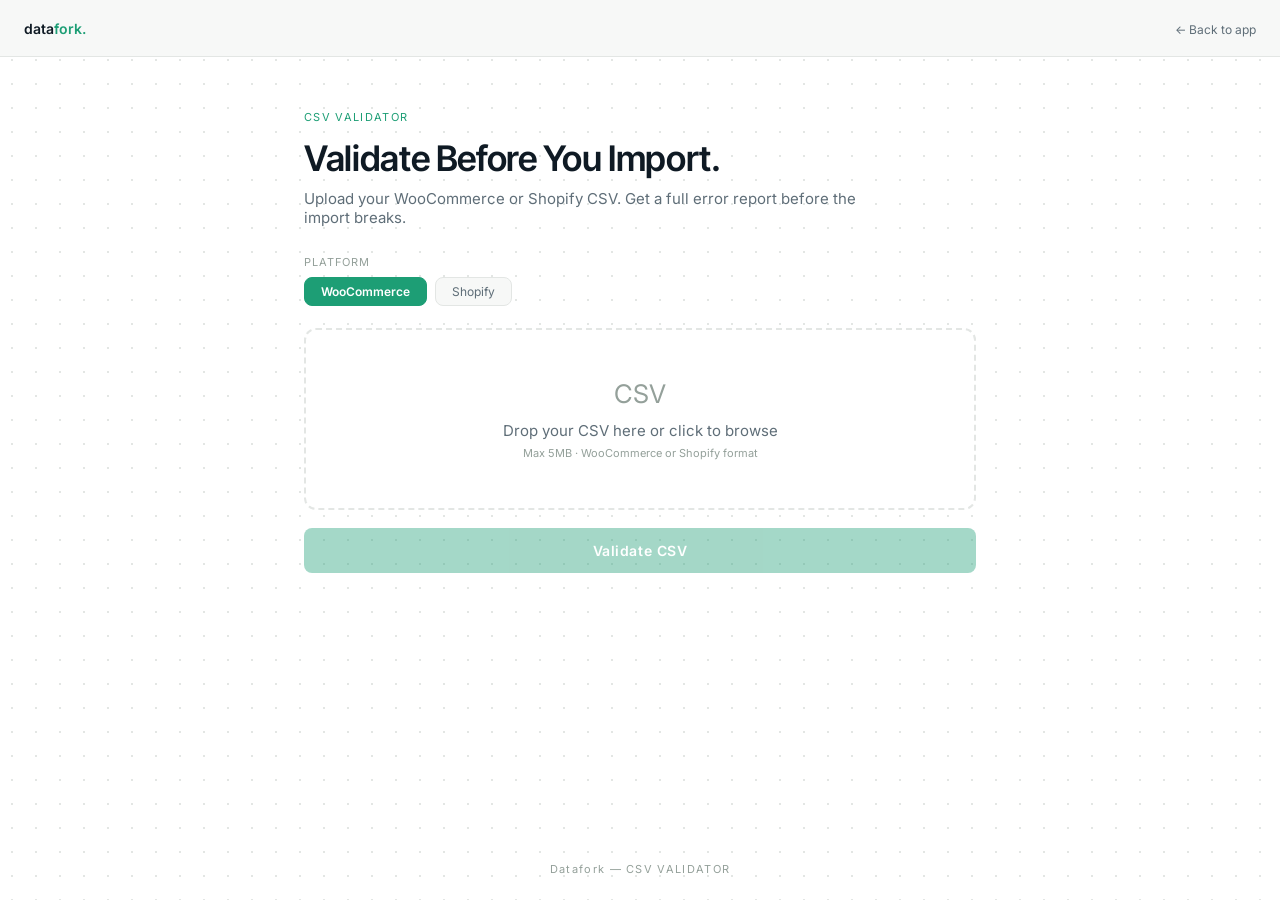
<file: templates/validator.html>
<!DOCTYPE html>
<html lang="en">
<head>
  <meta charset="UTF-8">
  <meta name="viewport" content="width=device-width, initial-scale=1.0">
  <title>Datafork — CSV Validator</title>
  <link rel="preconnect" href="https://fonts.googleapis.com">
  <link rel="preconnect" href="https://fonts.gstatic.com" crossorigin>
  <link href="https://fonts.googleapis.com/css2?family=Inter+Tight:wght@400;500;600&family=Inter:wght@400;500&family=JetBrains+Mono:wght@400;500&display=swap" rel="stylesheet">
  <style>
    :root {
  --bg:#F7F8F7; --surface:#FFFFFF; --surface-2:#F1F3F2; --border:#E3E6E4; --border-2:#D2D6D3;
  --slate:#0F1A24; --slate-2:#1A2733; --slate-3:#2A3742; --on-slate:#E8EDEA; --on-slate-2:#9DA9A3;
  --text-1:#0F1A24; --text-2:#5F6E78; --text-3:#94A09A;
  --accent:#1D9E75; --accent-2:#178563; --accent-bg:#E1F5EE; --accent-text:#0F6E56;
  --success:#639922; --success-bg:#EAF3DE; --warning:#BA7517; --warning-bg:#FAEEDA;
  --danger:#C2603A; --danger-bg:#FAECE7;
  --radius:8px; --radius-lg:12px; --radius-sm:6px;
  --shadow-sm:0 1px 2px rgba(15,26,36,0.04); --shadow:0 2px 8px rgba(15,26,36,0.06); --shadow-lg:0 8px 24px rgba(15,26,36,0.08);
  /* compatibility aliases (old token names -> new system) */
  --border-h:#D2D6D3; --accent-dim:#178563; --accent-dark:#178563; --accent-light:#E1F5EE; --on-accent:#FFFFFF;
  --nav-bg:rgba(247,248,247,0.9); --row-alt:#F1F3F2; --dot:#E3E6E4;
  /* refined dark terminal output block (kept dark for code/output only) */
  --term-bg:#0F1A24; --term-green:#1D9E75; --term-chrome:#1A2733; --term-chrome-border:#2A3742;
  --term-text:#E8EDEA; --term-prompt:#9DA9A3; --term-muted:#9DA9A3; --term-tab:#9DA9A3;
  --tl-r:#E0867A; --tl-y:#D9B65A; --tl-g:#7FB069; --cta-sub:rgba(255,255,255,0.6);
}
    * { box-sizing:border-box; margin:0; padding:0; }
    body { background:var(--surface); color:var(--text-1); font-family:'Inter',system-ui,sans-serif;
      min-height:100vh; display:flex; flex-direction:column;
      background-image:radial-gradient(circle,var(--dot) 1px,transparent 1px); background-size:24px 24px;
      -webkit-font-smoothing:antialiased; }
    a { color:inherit; text-decoration:none; }
    .mono { font-family:'Inter',system-ui,sans-serif; }

    .app-header { display:flex; align-items:center; justify-content:space-between;
      padding:18px 24px; background:var(--bg); border-bottom:1px solid var(--border); }
    .logo { font-family:'Inter',system-ui,sans-serif; font-weight:600; font-size:14px; color:var(--text-1); }
    .logo .dot { color:var(--accent); }
    .app-nav a { font-family:'Inter',system-ui,sans-serif; font-size:12px; color:var(--text-2); transition:color .15s; }
    .app-nav a:hover { color:var(--accent); }

    .page { flex:1; width:100%; max-width:720px; margin:0 auto; padding:48px 24px; }
    .eyebrow { font-family:'Inter',system-ui,sans-serif; font-size:11px; color:var(--accent);
      text-transform:uppercase; letter-spacing:.12em; }
    h1 { font-weight:700; font-size:2.2rem; letter-spacing:-.01em; margin:12px 0 10px; }
    .subline { font-size:15px; color:var(--text-2); max-width:560px; margin-bottom:28px; }

    /* platform pills */
    .pill-label { font-family:'Inter',system-ui,sans-serif; font-size:11px; color:var(--text-3);
      text-transform:uppercase; letter-spacing:.08em; margin-bottom:8px; display:block; }
    .pill-row { display:flex; gap:8px; margin-bottom:22px; }
    .pill { font-family:'Inter',system-ui,sans-serif; font-size:12px; border:1px solid var(--border);
      background:var(--bg); color:var(--text-2); padding:6px 16px; border-radius:var(--radius);
      cursor:pointer; transition:background .14s,color .14s,border-color .14s; }
    .pill:hover { color:var(--text-1); border-color:var(--border-h); }
    .pill.active { background:var(--accent); color:#fff; border-color:var(--accent); font-weight:600; }

    /* drop zone */
    .drop { border:2px dashed var(--border); border-radius:var(--radius-lg); padding:48px 32px;
      text-align:center; background:var(--surface); cursor:pointer;
      transition:border-color .2s,background .2s; }
    .drop.dragover { border-color:var(--accent); background:var(--accent-light); }
    .drop.has-file { border-color:var(--accent); background:var(--accent-light); }
    .drop-icon { font-family:'Inter',system-ui,sans-serif; font-size:1.6rem; color:var(--text-3); margin-bottom:12px; }
    .drop-text { font-size:15px; color:var(--text-2); }
    .drop-sub { font-family:'Inter',system-ui,sans-serif; font-size:11px; color:var(--text-3); margin-top:6px; }
    .drop-file { font-family:'Inter',system-ui,sans-serif; font-size:13px; color:var(--accent); }

    .btn-main { width:100%; background:var(--accent); color:#fff; font-family:'Inter',system-ui,sans-serif;
      font-size:14px; font-weight:600; padding:14px; border:none; border-radius:var(--radius);
      letter-spacing:.04em; cursor:pointer; transition:background .15s,color .15s; margin-top:18px; }
    .btn-main:hover:not(:disabled) { background:var(--accent-dark); color:#fff; }
    .btn-main:disabled { opacity:.4; cursor:not-allowed; }
    .btn-ghost { width:100%; background:transparent; border:1px solid var(--border); color:var(--text-2);
      font-family:'Inter',system-ui,sans-serif; font-size:13px; padding:12px; border-radius:var(--radius);
      cursor:pointer; margin-top:12px; transition:border-color .15s,color .15s; }
    .btn-ghost:hover { color:var(--text-1); border-color:var(--border-h); }

    .hidden { display:none; }

    /* results */
    .results { margin-top:28px; animation:fade .3s ease; }
    @keyframes fade { from{opacity:0; transform:translateY(8px);} to{opacity:1; transform:none;} }
    .summary-card { border-radius:var(--radius-lg); padding:16px 20px; margin-bottom:18px;
      font-family:'Inter',system-ui,sans-serif; font-size:13px; }
    .summary-card.ok { background:var(--accent-light); border:1px solid var(--accent); color:var(--accent); }
    .summary-card.bad { background:rgba(194,96,58,0.06); border:1px solid rgba(194,96,58,0.25); color:var(--danger); }

    .stats { display:grid; grid-template-columns:repeat(4,1fr); gap:12px; margin-bottom:22px; }
    .stat { background:var(--surface); border:1px solid var(--border); border-radius:var(--radius); padding:16px; text-align:center; }
    .stat-num { font-family:'Inter',system-ui,sans-serif; font-weight:700; font-size:24px; color:var(--text-1); }
    .stat-lbl { font-family:'Inter',system-ui,sans-serif; font-size:11px; color:var(--text-3); text-transform:uppercase; letter-spacing:.06em; margin-top:2px; }

    .sec-label { font-family:'Inter',system-ui,sans-serif; font-size:11px; color:var(--text-3);
      text-transform:uppercase; letter-spacing:.08em; margin:18px 0 8px; }
    .issue { border-radius:var(--radius); padding:10px 14px; margin-bottom:6px; display:flex;
      align-items:center; gap:10px; font-family:'Inter',system-ui,sans-serif; font-size:12px; }
    .issue.err { background:rgba(194,96,58,0.06); border-left:3px solid var(--danger); color:var(--danger); }
    .issue.warn { background:rgba(186,117,23,0.06); border-left:3px solid rgba(186,117,23,0.3); color:var(--warning); }
    .issue .msg { flex:1; }
    .row-badge { font-family:'Inter',system-ui,sans-serif; font-size:10px; background:rgba(194,96,58,0.12); color:var(--danger);
      padding:2px 8px; border-radius:var(--radius); white-space:nowrap; }
    .issue.warn .row-badge { background:rgba(186,117,23,0.10); color:var(--warning); }

    .passed-toggle { font-family:'Inter',system-ui,sans-serif; font-size:12px; color:var(--text-2);
      cursor:pointer; margin-top:18px; user-select:none; }
    .passed-toggle:hover { color:var(--text-1); }
    .passed-list { margin-top:8px; }
    .passed-item { font-family:'Inter',system-ui,sans-serif; font-size:12px; color:var(--text-3); padding:3px 0; }
    .passed-item::before { content:"✓ "; color:var(--accent); }

    .foot { text-align:center; padding:24px; color:var(--text-3); font-family:'Inter',system-ui,sans-serif;
      font-size:11px; letter-spacing:.12em; }

    @media (max-width:560px){ .stats{ grid-template-columns:1fr 1fr; } }
  
    /* ── Calm Confidence base ── */
    h1, h2, h3, h4, h5, .card-title, .done-title, .err-title, .cc-name,
    .legal-header h1, .hero h1, .hero-h1, .sec-head h2, .final-cta h2 {
      font-family: 'Inter Tight', 'Inter', sans-serif; font-weight: 600; letter-spacing: -0.01em;
    }
    .mono, code, .log, .bar, .cc-term, .dash-tab, .term-tab, .term-body, .price .amt {
      font-family: 'JetBrains Mono', monospace;
    }
  </style>
</head>
<body>
  <header class="app-header">
    <a class="logo" href="/"><span style="color:var(--text-1)">data</span><span style="color:var(--accent)">fork.</span></a>
    <nav class="app-nav"><a href="/">← Back to app</a></nav>
  </header>

  <main class="page">
    <span class="eyebrow">CSV VALIDATOR</span>
    <h1>Validate Before You Import.</h1>
    <p class="subline">Upload your WooCommerce or Shopify CSV. Get a full error report before the import breaks.</p>

    <div id="form-area">
      <span class="pill-label">Platform</span>
      <div class="pill-row" id="platform-row">
        <button type="button" class="pill active" data-platform="woocommerce">WooCommerce</button>
        <button type="button" class="pill" data-platform="shopify">Shopify</button>
      </div>

      <div class="drop" id="drop">
        <div class="drop-icon">CSV</div>
        <div class="drop-text" id="drop-text">Drop your CSV here or click to browse</div>
        <div class="drop-sub">Max 5MB · WooCommerce or Shopify format</div>
        <input type="file" id="file-input" accept=".csv" class="hidden">
      </div>

      <button type="button" class="btn-main" id="btn-validate" disabled>Validate CSV</button>
    </div>

    <div id="results" class="results hidden"></div>
  </main>

  <footer class="foot">Datafork — CSV VALIDATOR</footer>

  <script>
    let selectedPlatform = "woocommerce";
    let selectedFile = null;

    const $ = id => document.getElementById(id);

    // platform toggle
    document.querySelectorAll('#platform-row .pill').forEach(p => {
      p.addEventListener('click', () => {
        document.querySelectorAll('#platform-row .pill').forEach(x => x.classList.remove('active'));
        p.classList.add('active');
        selectedPlatform = p.dataset.platform;
      });
    });

    // drop zone
    const drop = $('drop'), fileInput = $('file-input');
    drop.addEventListener('click', () => fileInput.click());
    drop.addEventListener('dragover', e => { e.preventDefault(); drop.classList.add('dragover'); });
    drop.addEventListener('dragleave', () => drop.classList.remove('dragover'));
    drop.addEventListener('drop', e => {
      e.preventDefault(); drop.classList.remove('dragover');
      if (e.dataTransfer.files.length) setFile(e.dataTransfer.files[0]);
    });
    fileInput.addEventListener('change', () => { if (fileInput.files.length) setFile(fileInput.files[0]); });

    function setFile(file) {
      if (!file.name.toLowerCase().endsWith('.csv')) { alert('Please select a .csv file.'); return; }
      selectedFile = file;
      drop.classList.add('has-file');
      const kb = (file.size / 1024).toFixed(1);
      $('drop-text').innerHTML = '<span class="drop-file">' + file.name + ' · ' + kb + ' KB</span>';
      $('btn-validate').disabled = false;
    }

    // validate
    $('btn-validate').addEventListener('click', async () => {
      if (!selectedFile) return;
      const btn = $('btn-validate');
      btn.disabled = true; btn.textContent = 'Validating…';
      const fd = new FormData();
      fd.append('file', selectedFile);
      fd.append('platform', selectedPlatform);
      try {
        const res = await fetch('/api/validator/check', { method:'POST', body:fd });
        const json = await res.json();
        if (!res.ok || json.error) { renderError(json.message || 'Validation failed.'); return; }
        renderResults(json);
      } catch (e) {
        renderError('Network error. Please try again.');
      } finally {
        btn.disabled = false; btn.textContent = 'VALIDATE CSV';
      }
    });

    function esc(s){ return (s+'').replace(/[&<>]/g, c => ({'&':'&amp;','<':'&lt;','>':'&gt;'}[c])); }

    function renderResults(r) {
      $('form-area').classList.add('hidden');
      const out = $('results');
      let html = '';

      if (r.valid) {
        html += '<div class="summary-card ok">✓ Valid CSV — ready to import</div>';
      } else {
        html += '<div class="summary-card bad">✗ ' + r.errors.length + ' errors found — fix before importing</div>';
      }

      const s = r.stats || {};
      html += '<div class="stats">' +
        statCard(s.total_rows, 'Total rows') + statCard(s.products, 'Products') +
        statCard(s.variations, 'Variations') + statCard(s.simple, 'Simple') + '</div>';

      if (r.errors && r.errors.length) {
        html += '<div class="sec-label">Errors</div>';
        r.errors.forEach(e => { html += issue('err', '✗', e); });
      }
      if (r.warnings && r.warnings.length) {
        html += '<div class="sec-label">Warnings</div>';
        r.warnings.forEach(w => { html += issue('warn', '⚠', w); });
      }
      if (r.passed && r.passed.length) {
        html += '<div class="passed-toggle" id="passed-toggle">▶ ' + r.passed.length + ' checks passed</div>';
        html += '<div class="passed-list hidden" id="passed-list">' +
          r.passed.map(p => '<div class="passed-item">' + esc(p) + '</div>').join('') + '</div>';
      }
      html += '<button type="button" class="btn-ghost" id="btn-another">Validate another</button>';

      out.innerHTML = html;
      out.classList.remove('hidden');

      const pt = $('passed-toggle');
      if (pt) pt.addEventListener('click', () => {
        const list = $('passed-list'); const open = !list.classList.contains('hidden');
        list.classList.toggle('hidden');
        pt.textContent = (open ? '▶ ' : '▼ ') + r.passed.length + ' checks passed';
      });
      $('btn-another').addEventListener('click', resetForm);
    }

    function statCard(n, lbl){ return '<div class="stat"><div class="stat-num">' + (n ?? 0) + '</div><div class="stat-lbl">' + lbl + '</div></div>'; }
    function issue(kind, icon, it){
      const badge = (it.row != null) ? '<span class="row-badge">ROW ' + it.row + '</span>' : '';
      return '<div class="issue ' + kind + '"><span class="msg">' + icon + ' ' + esc(it.message) + '</span>' + badge + '</div>';
    }
    function renderError(msg){
      $('form-area').classList.add('hidden');
      const out = $('results');
      out.innerHTML = '<div class="summary-card bad">✗ ' + esc(msg) + '</div>' +
        '<button type="button" class="btn-ghost" id="btn-another">Try again</button>';
      out.classList.remove('hidden');
      $('btn-another').addEventListener('click', resetForm);
    }
    function resetForm(){
      selectedFile = null; fileInput.value = '';
      drop.classList.remove('has-file');
      $('drop-text').textContent = 'Drop your CSV here or click to browse';
      $('btn-validate').disabled = true;
      $('results').classList.add('hidden'); $('results').innerHTML = '';
      $('form-area').classList.remove('hidden');
    }
  </script>
</body>
</html>
</file>
